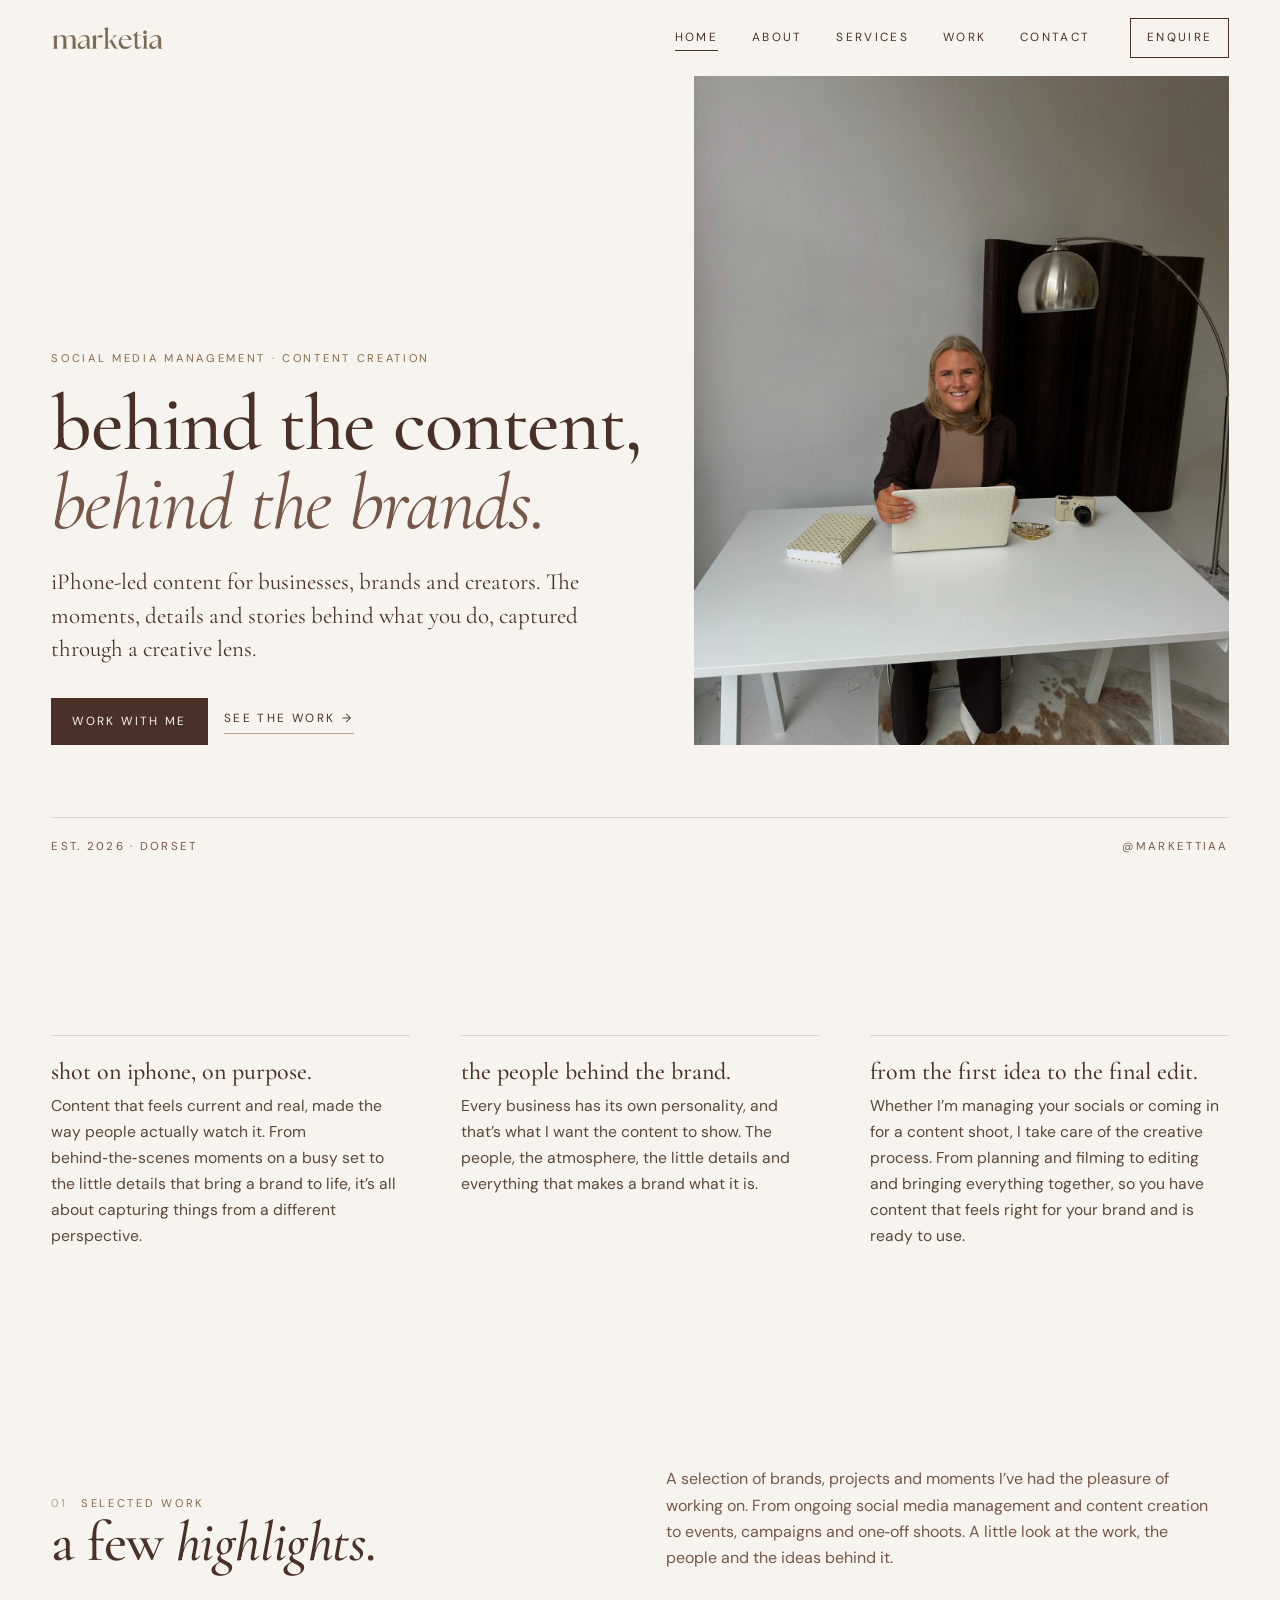
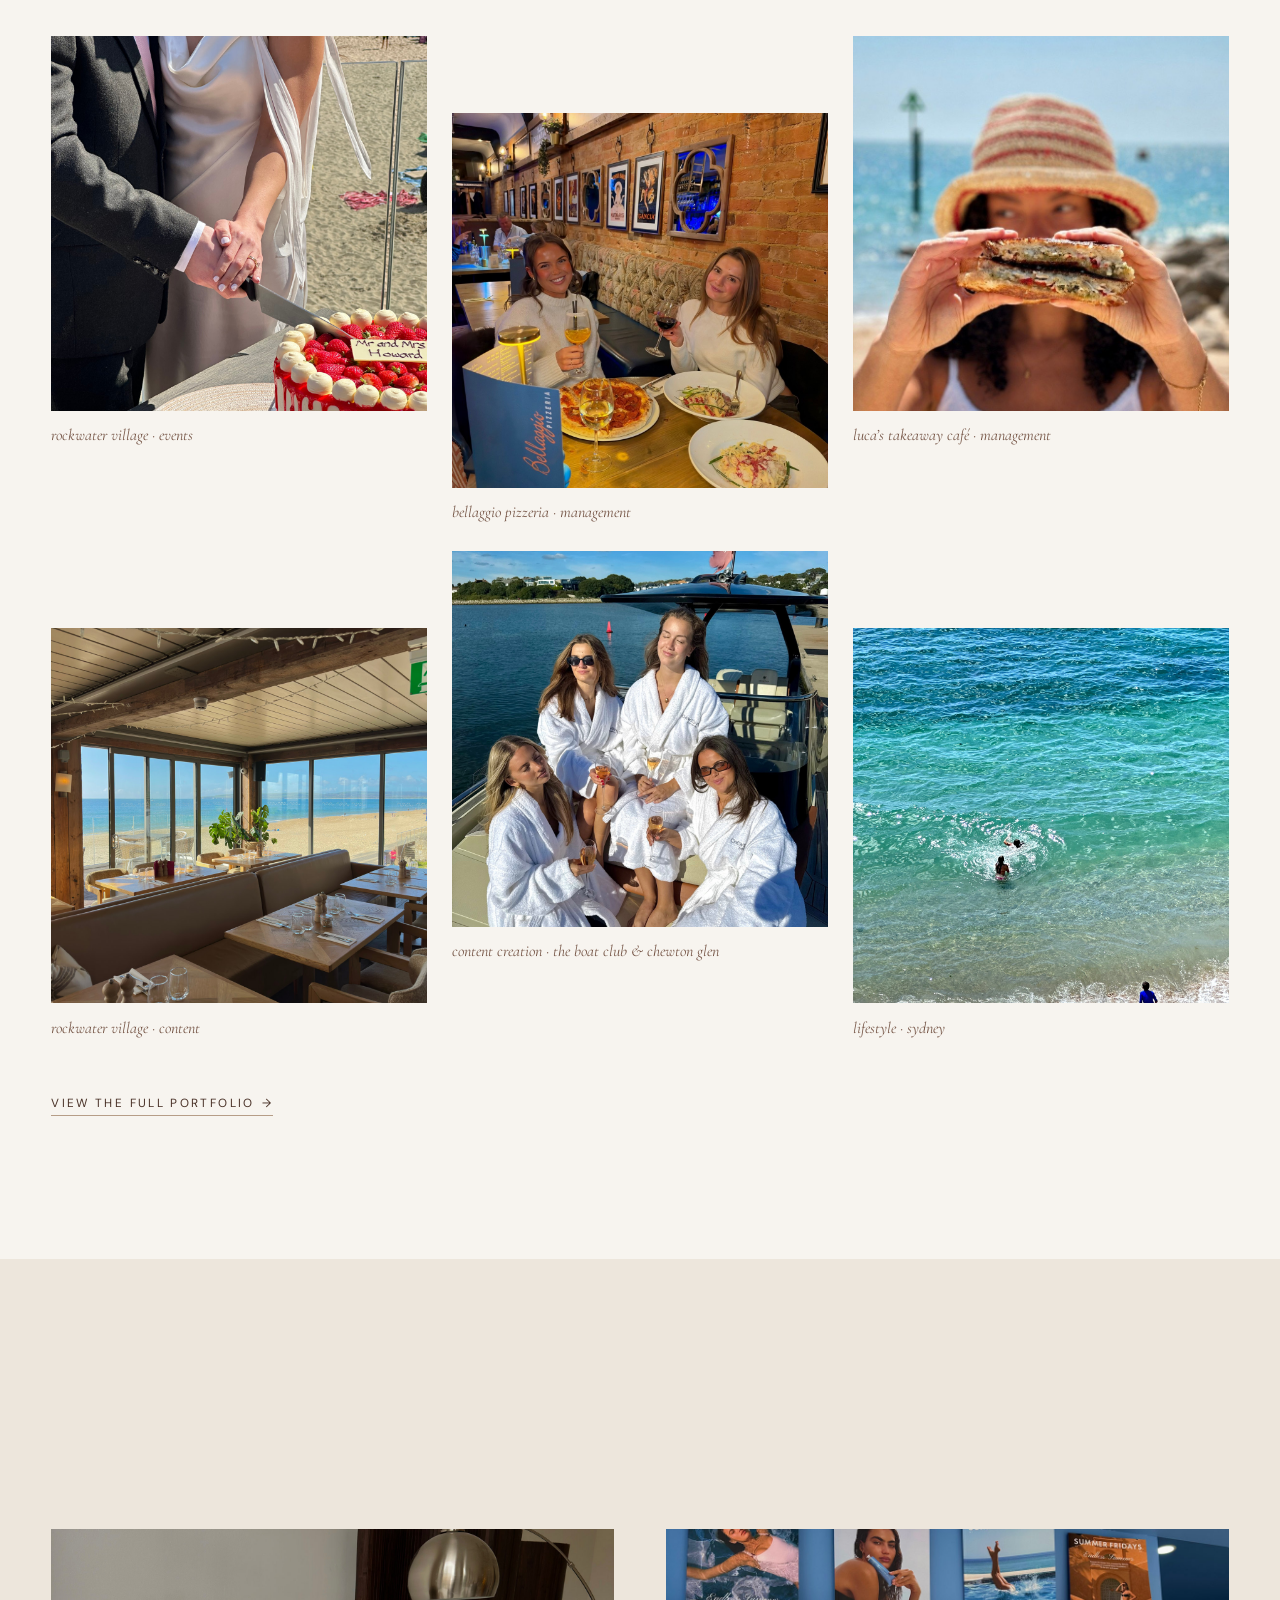
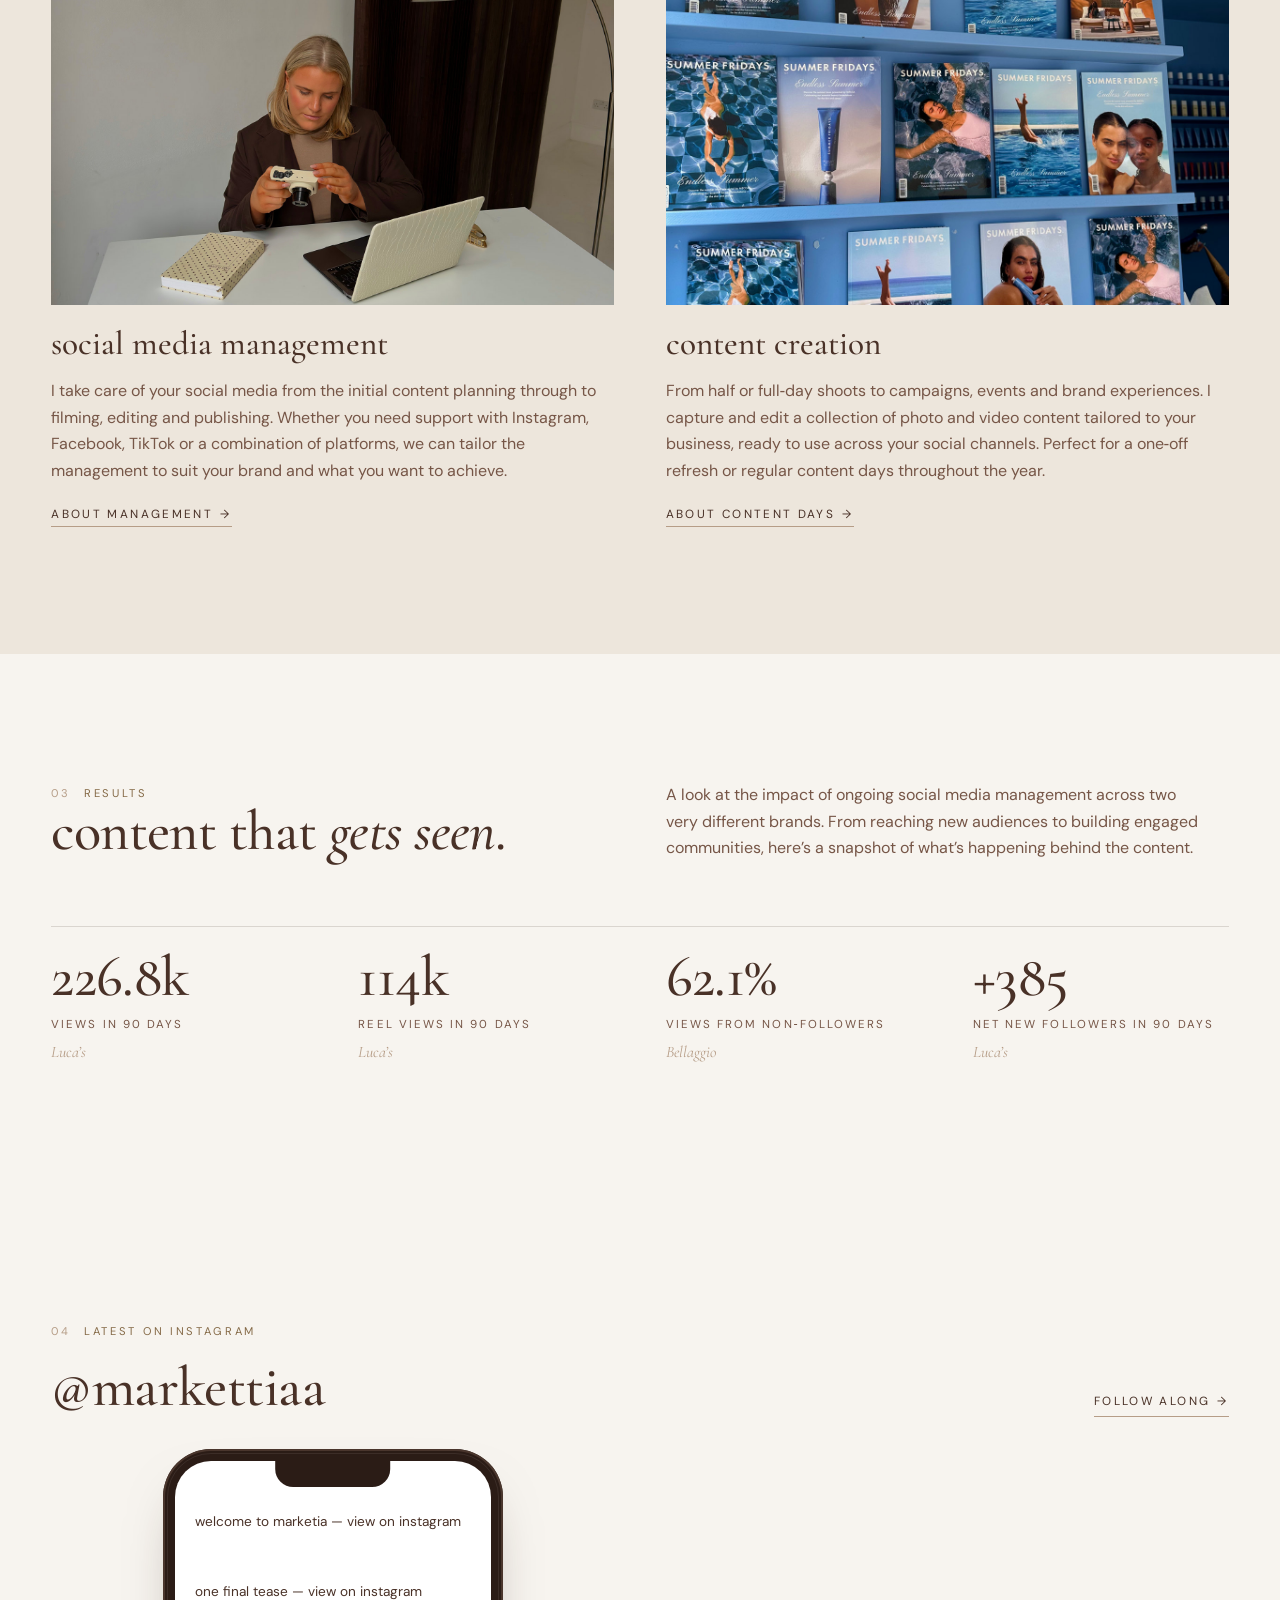
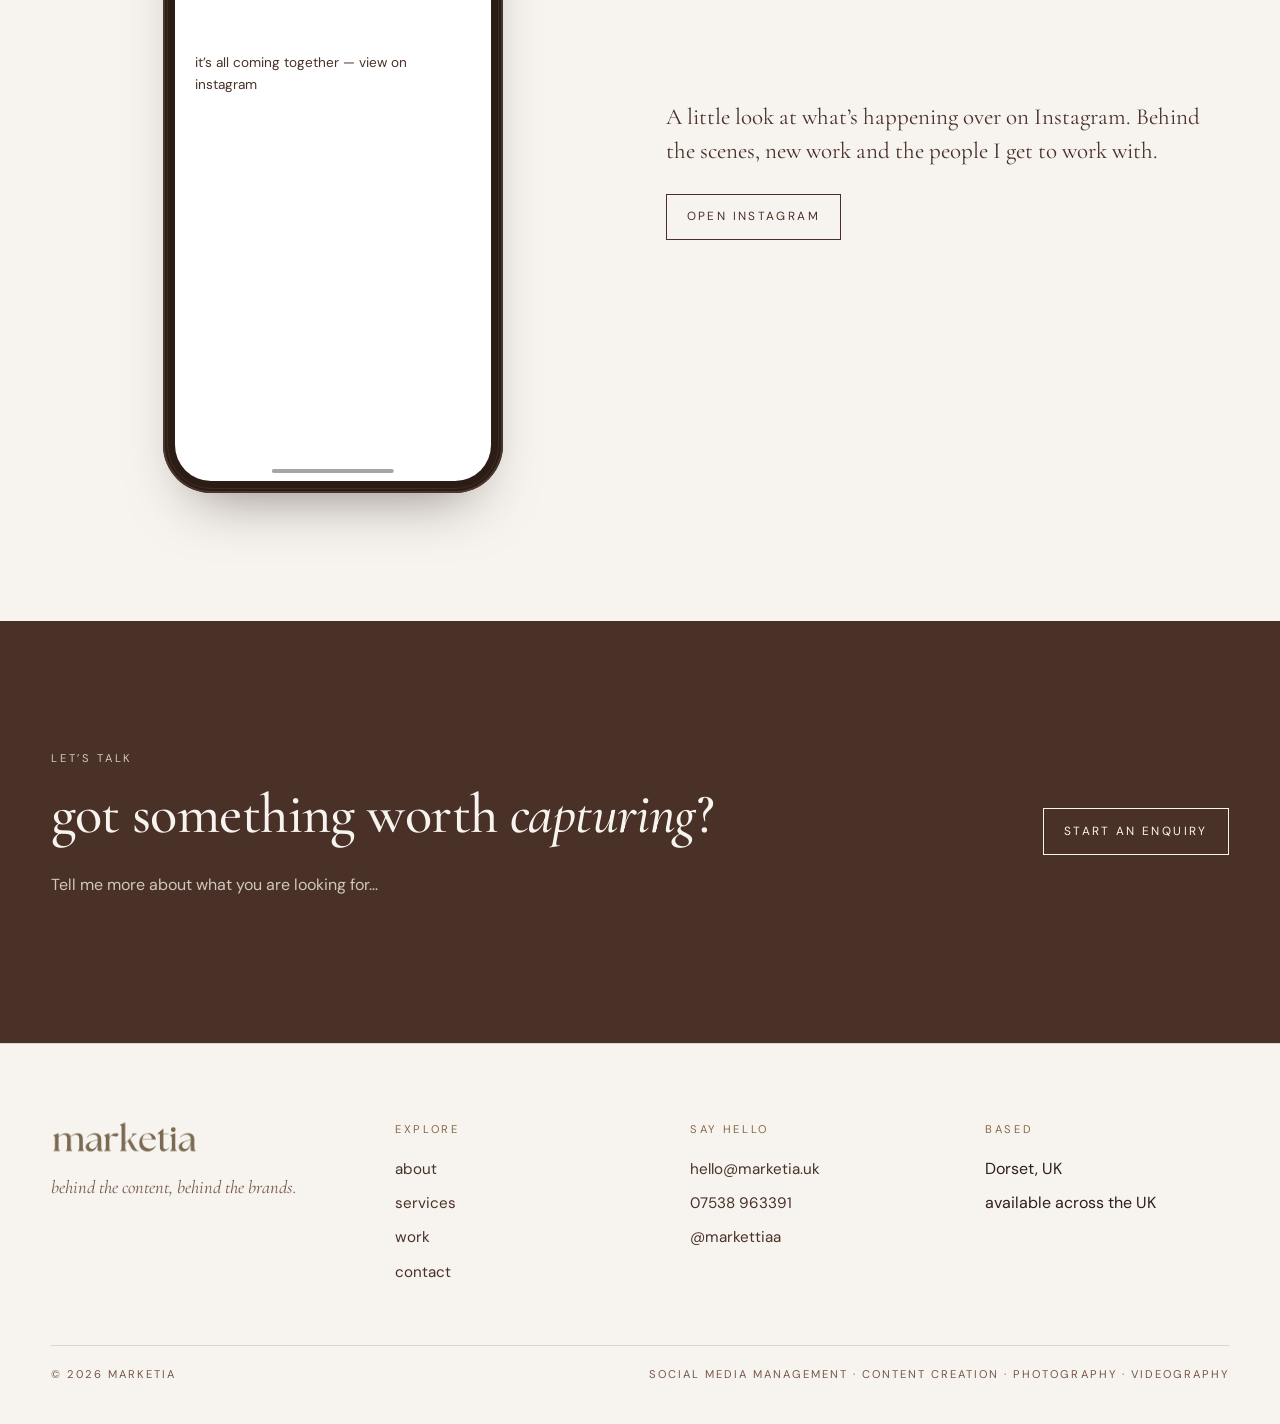
<file: index.html>
<!DOCTYPE html>
<html lang="en-GB">
<head>
  <meta charset="utf-8">
  <meta name="viewport" content="width=device-width, initial-scale=1">
  <title>marketia — social media management & content creation, Dorset</title>
  <meta name="description" content="marketia is Tia’s creative brand: iPhone‑led social media management, content creation, photography and videography for businesses, brands and creators. Based in Dorset, available across the UK.">
  <meta property="og:title" content="marketia — social media management & content creation, Dorset">
  <meta property="og:description" content="marketia is Tia’s creative brand: iPhone‑led social media management, content creation, photography and videography for businesses, brands and creators. Based in Dorset, available across the UK.">
  <meta property="og:type" content="website">
  <meta property="og:image" content="https://marketia.uk/assets/og-image.jpg">
  <meta name="theme-color" content="#f7f4ef">
  <link rel="preconnect" href="https://fonts.googleapis.com">
  <link rel="preconnect" href="https://fonts.gstatic.com" crossorigin>
  <link id="fonts" href="https://fonts.googleapis.com/css2?family=Cormorant+Garamond:ital,wght@0,400;0,500;0,600;1,400;1,500&family=DM+Sans:ital,opsz,wght@0,9..40,400;0,9..40,500;1,9..40,400&display=swap" rel="stylesheet">
  <script>document.documentElement.classList.add("js")</script>
  <link rel="stylesheet" href="css/style.css">
  <link rel="icon" href="data:image/svg+xml,%3Csvg xmlns='http://www.w3.org/2000/svg' viewBox='0 0 64 64'%3E%3Crect width='64' height='64' fill='%23f7f4ef'/%3E%3Ctext x='32' y='44' text-anchor='middle' font-family='Georgia,serif' font-size='36' fill='%23493127'%3Em%3C/text%3E%3C/svg%3E">
</head>
<body>
<a class="skip" href="#main">Skip to content</a>

<header class="site-header">
  <div class="wrap nav-row">
    <a class="wordmark" href="index.html" aria-label="marketia home"><img src="assets/img/logo-dark.png" alt="marketia" width="693" height="160"></a>
    <button class="nav-toggle" aria-expanded="false" aria-controls="site-nav"><span></span><span></span><span class="visually-hidden">Menu</span></button>
    <nav id="site-nav" class="site-nav">
      <a href="index.html" aria-current="page">home</a><a href="about.html">about</a><a href="services.html">services</a><a href="work.html">work</a><a href="contact.html">contact</a>
      <a class="btn" href="contact.html#enquiry">enquire</a>
    </nav>
  </div>
</header>

<main id="main">

  <section class="hero">
    <div class="wrap hero-grid">
      <div>
        <p class="label">social media management · content creation</p>
        <h1 class="h-xl hero-title">behind the content,<span class="l2">behind the brands.</span></h1>
        <p class="lede">iPhone‑led content for businesses, brands and creators. The moments, details and stories behind what you do, captured through a creative lens.</p>
        <div class="hero-actions">
          <a class="btn solid" href="contact.html#enquiry">work with me</a>
          <a class="textlink" href="work.html">see the work</a>
        </div>
      </div>
      <div class="hero-art single">
        <div class="img r45"><img src="assets/img/hero-desk.jpg" alt="Tia at her desk in the marketia studio"></div>
      </div>
    </div>
    <div class="wrap hero-foot">
      <span>est. 2026 · dorset</span>
      <span><a href="https://www.instagram.com/markettiaa/" target="_blank" rel="noopener" style="text-decoration:none;color:inherit">@markettiaa</a></span>
    </div>
  </section>

  <section class="section tight">
    <div class="wrap">
      <div class="notes" data-stagger>
        <div class="note">
          <h3>shot on iphone, on purpose.</h3>
          <p>Content that feels current and real, made the way people actually watch it. From behind‑the‑scenes moments on a busy set to the little details that bring a brand to life, it’s all about capturing things from a different perspective.</p>
        </div>
        <div class="note">
          <h3>the people behind the brand.</h3>
          <p>Every business has its own personality, and that’s what I want the content to show. The people, the atmosphere, the little details and everything that makes a brand what it is.</p>
        </div>
        <div class="note">
          <h3>from the first idea to the final edit.</h3>
          <p>Whether I’m managing your socials or coming in for a content shoot, I take care of the creative process. From planning and filming to editing and bringing everything together, so you have content that feels right for your brand and is ready to use.</p>
        </div>
      </div>
    </div>
  </section>

  <section class="section">
    <div class="wrap">
      <div class="section-head" data-reveal>
        <div>
          <p class="label num" data-num="01">selected work</p>
          <h2 class="h-l">a few <em>highlights</em>.</h2>
        </div>
        <p class="muted">A selection of brands, projects and moments I’ve had the pleasure of working on. From ongoing social media management and content creation to events, campaigns and one‑off shoots. A little look at the work, the people and the ideas behind it.</p>
      </div>
      <div class="edit-grid" data-stagger>
        <a class="work-link zoom span4" href="work.html#rockwater"><div class="img r11"><img src="assets/img/rw-cake.jpg" alt="a couple cutting their wedding cake at Rockwater Village" loading="lazy" style="object-position:center 30%"></div><figcaption>rockwater village · <em>events</em></figcaption></a>
        <a class="work-link zoom span4 down" href="work.html#bellaggio"><div class="img r11"><img src="assets/img/bellagio-dining.jpg" alt="two guests with pizza and pasta at Bellaggio Pizzeria" loading="lazy"></div><figcaption>bellaggio pizzeria · <em>management</em></figcaption></a>
        <a class="work-link zoom span4" href="work.html#lucas"><div class="img r11"><img src="assets/img/lucas-beach.jpg" alt="a customer biting into a sandwich on the beach" loading="lazy" style="object-position:center 20%"></div><figcaption>luca’s takeaway café · <em>management</em></figcaption></a>
        <a class="work-link zoom span4 down" href="work.html#rockwater"><div class="img r11"><img src="assets/img/rw-terrace.jpg" alt="the beachfront dining terrace at Rockwater Village" loading="lazy"></div><figcaption>rockwater village · <em>content</em></figcaption></a>
        <a class="work-link zoom span4" href="services.html#creators"><div class="img r11"><img src="assets/img/cr-robes.jpg" alt="four friends in robes on a boat deck" loading="lazy" style="object-position:center 40%"></div><figcaption>content creation · <em>the boat club &amp; chewton glen</em></figcaption></a>
        <a class="work-link zoom span4 down" href="work.html#lifestyle"><div class="img r11"><img src="assets/img/me-sea.jpg" alt="swimmers in turquoise water at Bondi, seen from above" loading="lazy" style="object-position:center 40%"></div><figcaption>lifestyle · <em>sydney</em></figcaption></a>
      </div>
      <p style="margin-top:3rem"><a class="textlink" href="work.html">view the full portfolio</a></p>
    </div>
  </section>

  <section class="section cream">
    <div class="wrap">
      <div class="section-head" data-reveal>
        <div>
          <p class="label num" data-num="02">services</p>
          <h2 class="h-l">two ways to <em>work together</em>.</h2>
        </div>
        <p class="muted">Ongoing social media support or a one‑off content day. Two ways to bring fresh ideas and great content to your brand.</p>
      </div>
      <div class="grid-2" data-stagger>
        <div>
          <div class="img r32"><img src="assets/img/svc-ongoing.jpg" alt="the team behind the counter at Luca’s takeaway café" loading="lazy" style="object-position:center 40%"></div>
          <h3 class="h-m" style="margin-top:1.4rem">social media management</h3>
          <p class="muted measure">I take care of your social media from the initial content planning through to filming, editing and publishing. Whether you need support with Instagram, Facebook, TikTok or a combination of platforms, we can tailor the management to suit your brand and what you want to achieve.</p>
          <a class="textlink" href="services.html#management">about management</a>
        </div>
        <div>
          <div class="img r32"><img src="assets/img/svc-oneoff.jpg" alt="a blue display of Summer Fridays magazines at a pop‑up" loading="lazy" style="object-position:center 50%"></div>
          <h3 class="h-m" style="margin-top:1.4rem">content creation</h3>
          <p class="muted measure">From half or full‑day shoots to campaigns, events and brand experiences. I capture and edit a collection of photo and video content tailored to your business, ready to use across your social channels. Perfect for a one‑off refresh or regular content days throughout the year.</p>
          <a class="textlink" href="services.html#content">about content days</a>
        </div>
      </div>
    </div>
  </section>

  <section class="section">
    <div class="wrap">
      <div class="section-head" data-reveal>
        <div>
          <p class="label num" data-num="03">results</p>
          <h2 class="h-l">content that <em>gets seen</em>.</h2>
        </div>
        <p class="muted">A look at the impact of ongoing social media management across two very different brands. From reaching new audiences to building engaged communities, here’s a snapshot of what’s happening behind the content.</p>
      </div>
      <div class="stats" data-stagger>
        <div class="stat"><b>226.8k</b><span>views in 90 days</span><small>Luca’s</small></div>
        <div class="stat"><b>114k</b><span>reel views in 90 days</span><small>Luca’s</small></div>
        <div class="stat"><b>62.1%</b><span>views from non‑followers</span><small>Bellaggio</small></div>
        <div class="stat"><b>+385</b><span>net new followers in 90 days</span><small>Luca’s</small></div>
      </div>
    </div>
  </section>

  
  <section class="section">
    <div class="wrap">
      <div class="ig-head" data-reveal>
        <div>
          <p class="label num" data-num="04">latest on instagram</p>
          <h2 class="h-l" style="margin:0">@markettiaa</h2>
        </div>
        <a class="textlink" href="https://www.instagram.com/markettiaa/" target="_blank" rel="noopener">follow along</a>
      </div>
      <div class="phone-wrap">
        <div class="phone" data-reveal>
          <div class="phone-notch"></div>
          <div class="screen"><blockquote class="instagram-media" data-instgrm-permalink="https://www.instagram.com/p/Df5Pmn0oMep/" data-instgrm-version="14"><a href="https://www.instagram.com/p/Df5Pmn0oMep/" target="_blank" rel="noopener">welcome to marketia — view on instagram</a></blockquote><blockquote class="instagram-media" data-instgrm-permalink="https://www.instagram.com/p/DfpyFEXxtR0/" data-instgrm-version="14"><a href="https://www.instagram.com/p/DfpyFEXxtR0/" target="_blank" rel="noopener">one final tease — view on instagram</a></blockquote><blockquote class="instagram-media" data-instgrm-permalink="https://www.instagram.com/p/DfnRIOOKD3a/" data-instgrm-version="14"><a href="https://www.instagram.com/p/DfnRIOOKD3a/" target="_blank" rel="noopener">it’s all coming together — view on instagram</a></blockquote></div>
          <div class="phone-bar"></div>
        </div>
        <div class="phone-aside" data-reveal>
          <p class="lede">A little look at what’s happening over on Instagram. Behind the scenes, new work and the people I get to work with.</p>
          <a class="btn" href="https://www.instagram.com/markettiaa/" target="_blank" rel="noopener">open instagram</a>
        </div>
      </div>
    </div>
  </section>

  
  <section class="section choc">
    <div class="wrap cta-band" data-reveal>
      <div>
        <p class="label">let’s talk</p>
        <h2 class="h-l">got something worth <em>capturing</em>?</h2>
        <p>Tell me more about what you are looking for…</p>
      </div>
      <div class="actions"><a class="btn light" href="contact.html#enquiry">start an enquiry</a></div>
    </div>
  </section>

</main>

<footer class="site-footer">
  <div class="wrap">
    <div class="footer-grid">
      <div>
        <a class="wordmark" href="index.html"><img src="assets/img/logo-dark.png" alt="marketia" width="693" height="160"></a>
        <p class="footer-tag">behind the content, behind the brands.</p>
      </div>
      <div>
        <p class="label">explore</p>
        <ul>
          <li><a href="about.html">about</a></li>
          <li><a href="services.html">services</a></li>
          <li><a href="work.html">work</a></li>
          <li><a href="contact.html">contact</a></li>
        </ul>
      </div>
      <div>
        <p class="label">say hello</p>
        <ul>
          <li><a href="mailto:hello@marketia.uk">hello@marketia.uk</a></li>
          <li><a href="tel:+447538963391">07538 963391</a></li>
          <li><a href="https://www.instagram.com/markettiaa/" target="_blank" rel="noopener">@markettiaa</a></li>
        </ul>
      </div>
      <div>
        <p class="label">based</p>
        <ul>
          <li>Dorset, UK</li>
          <li>available across the UK</li>
        </ul>
      </div>
    </div>
    <div class="footer-bottom">
      <span>© <span id="year"></span> marketia</span>
      <span>social media management · content creation · photography · videography</span>
    </div>
  </div>
</footer>

<script async src="https://www.instagram.com/embed.js"></script>
<script src="js/main.js"></script>
</body>
</html>
</file>
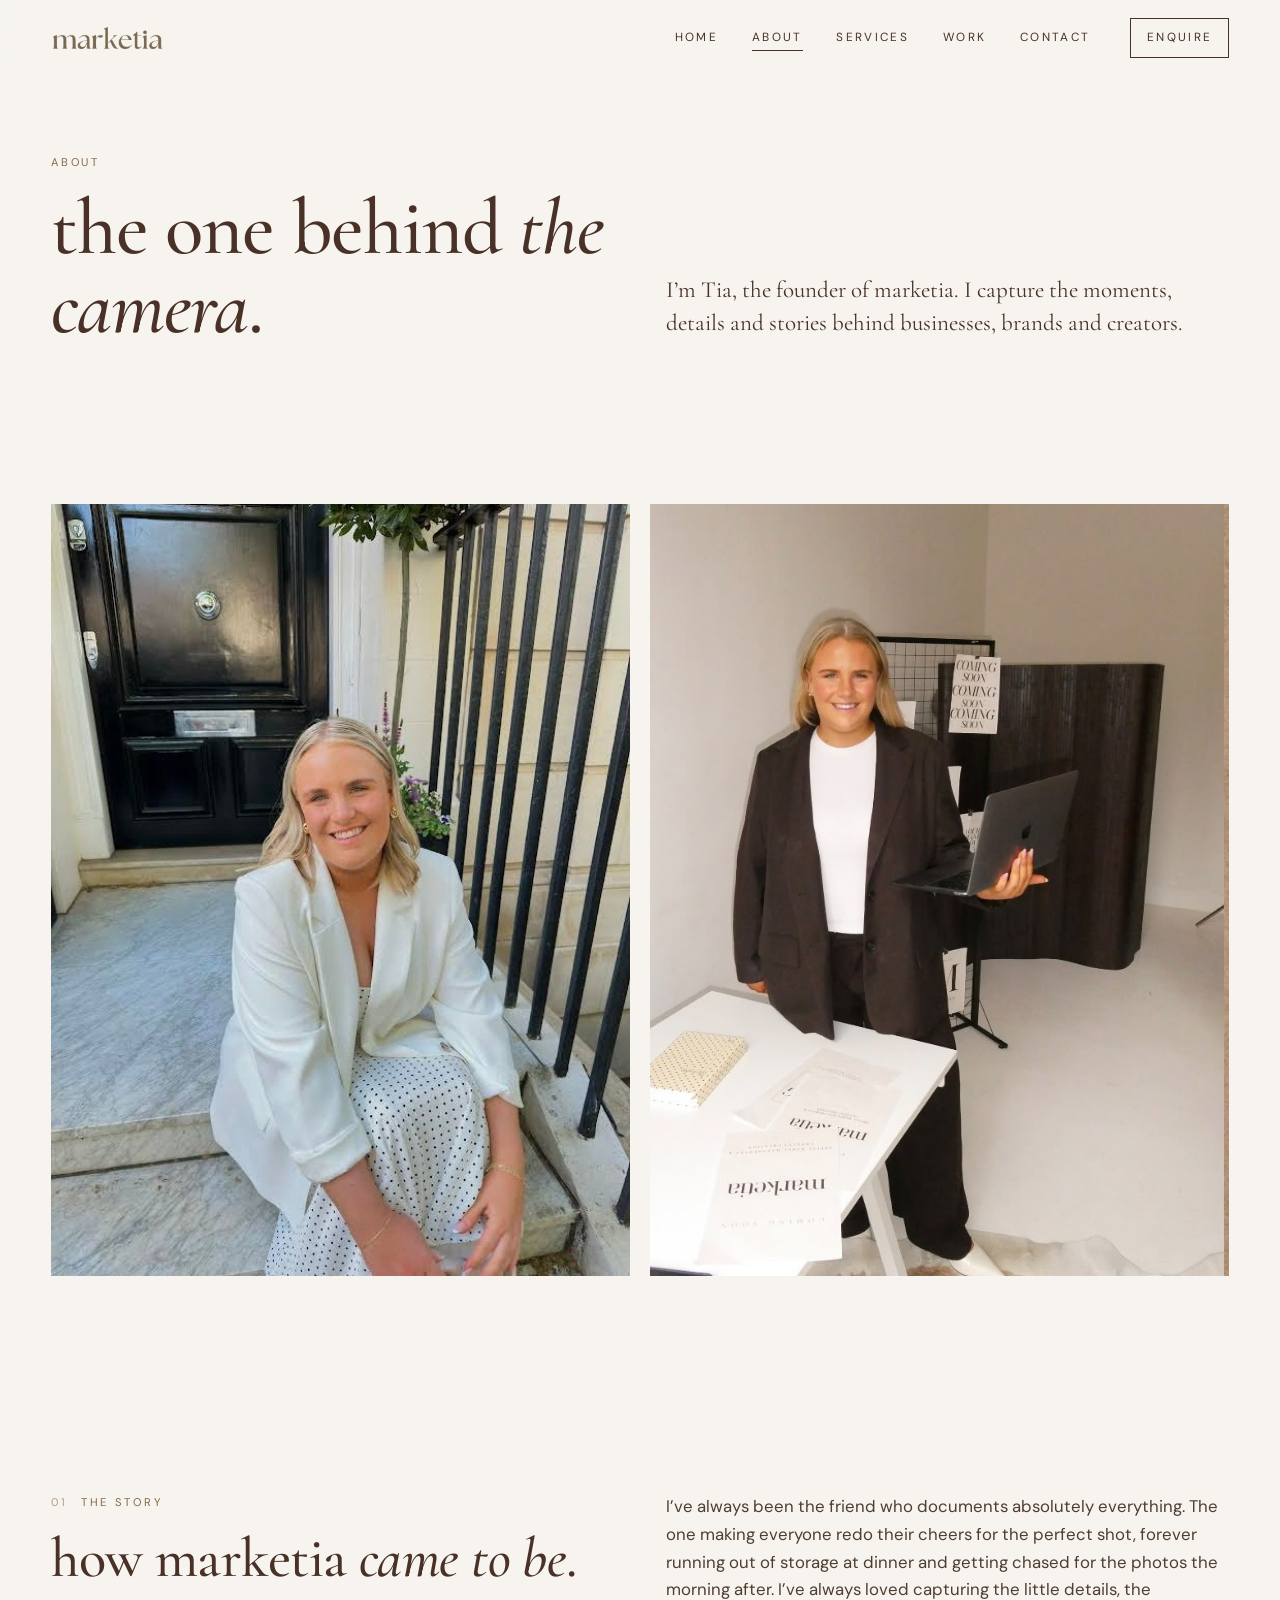
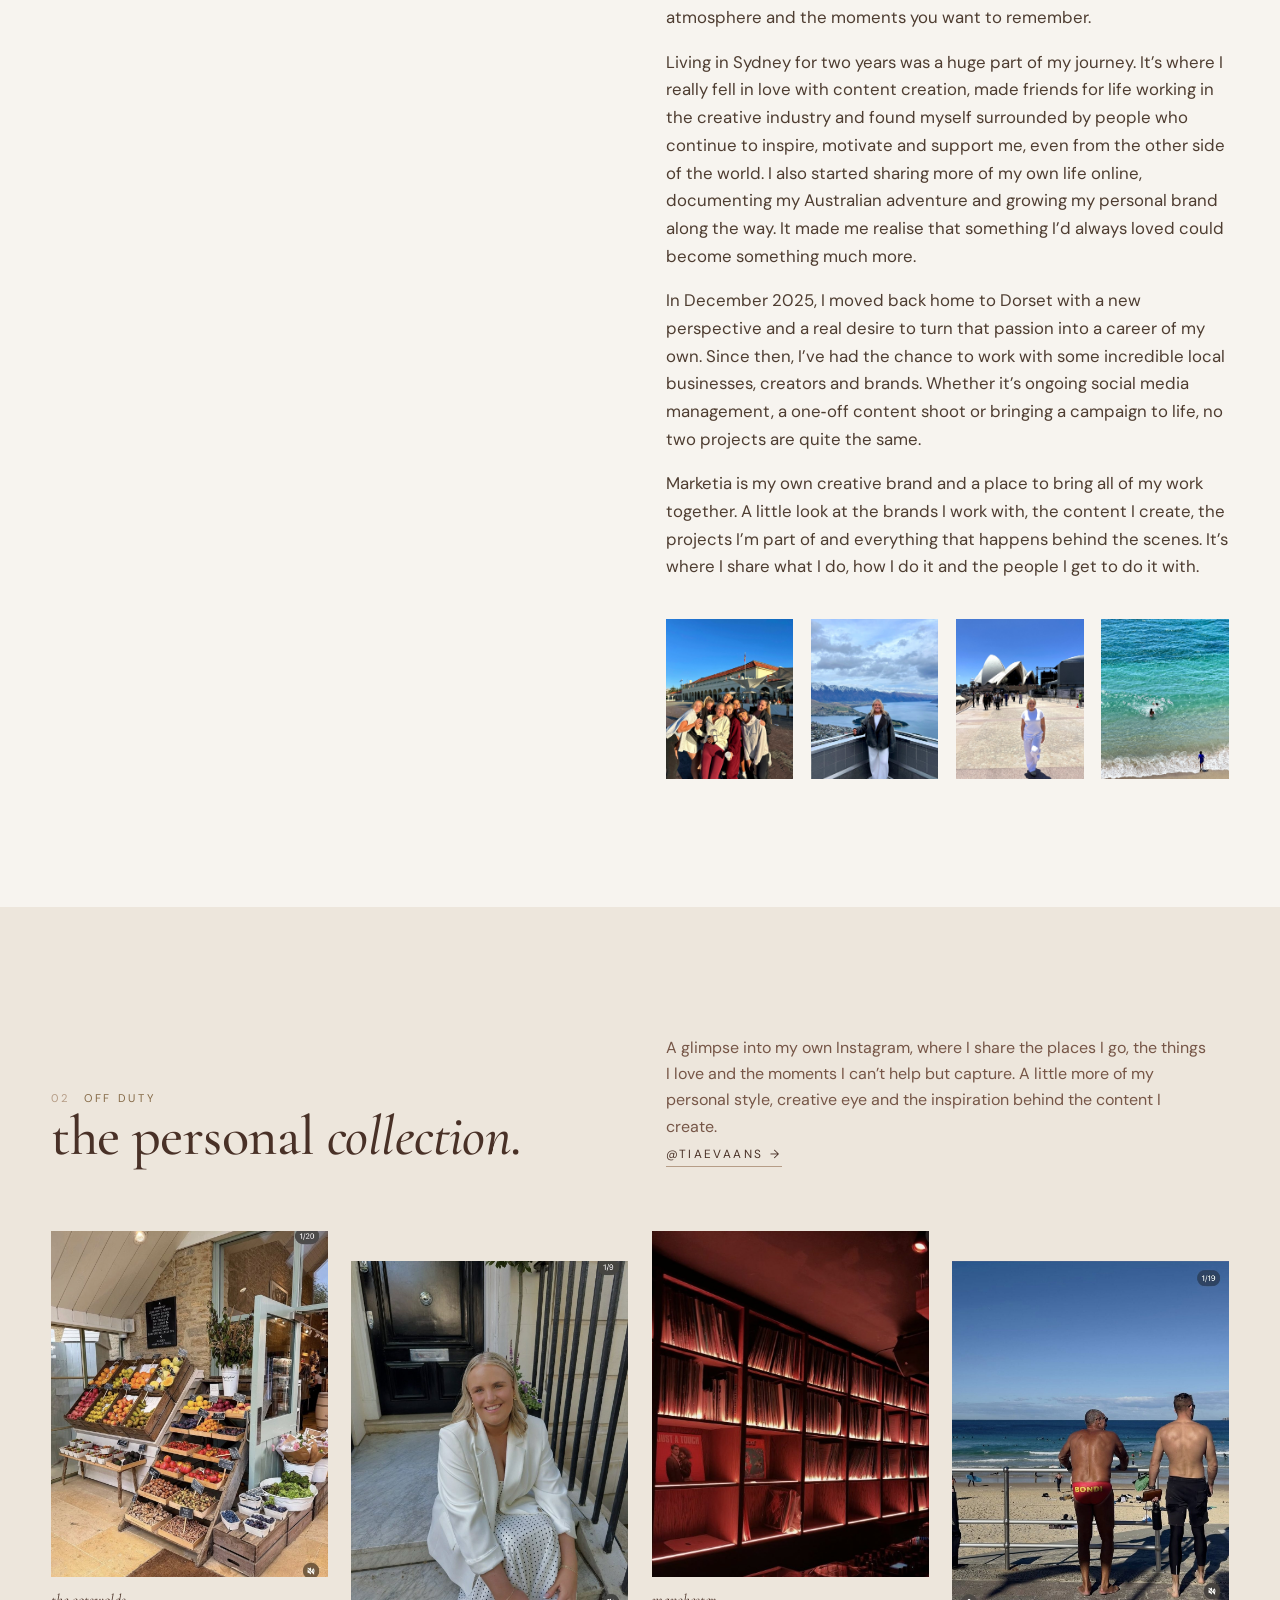
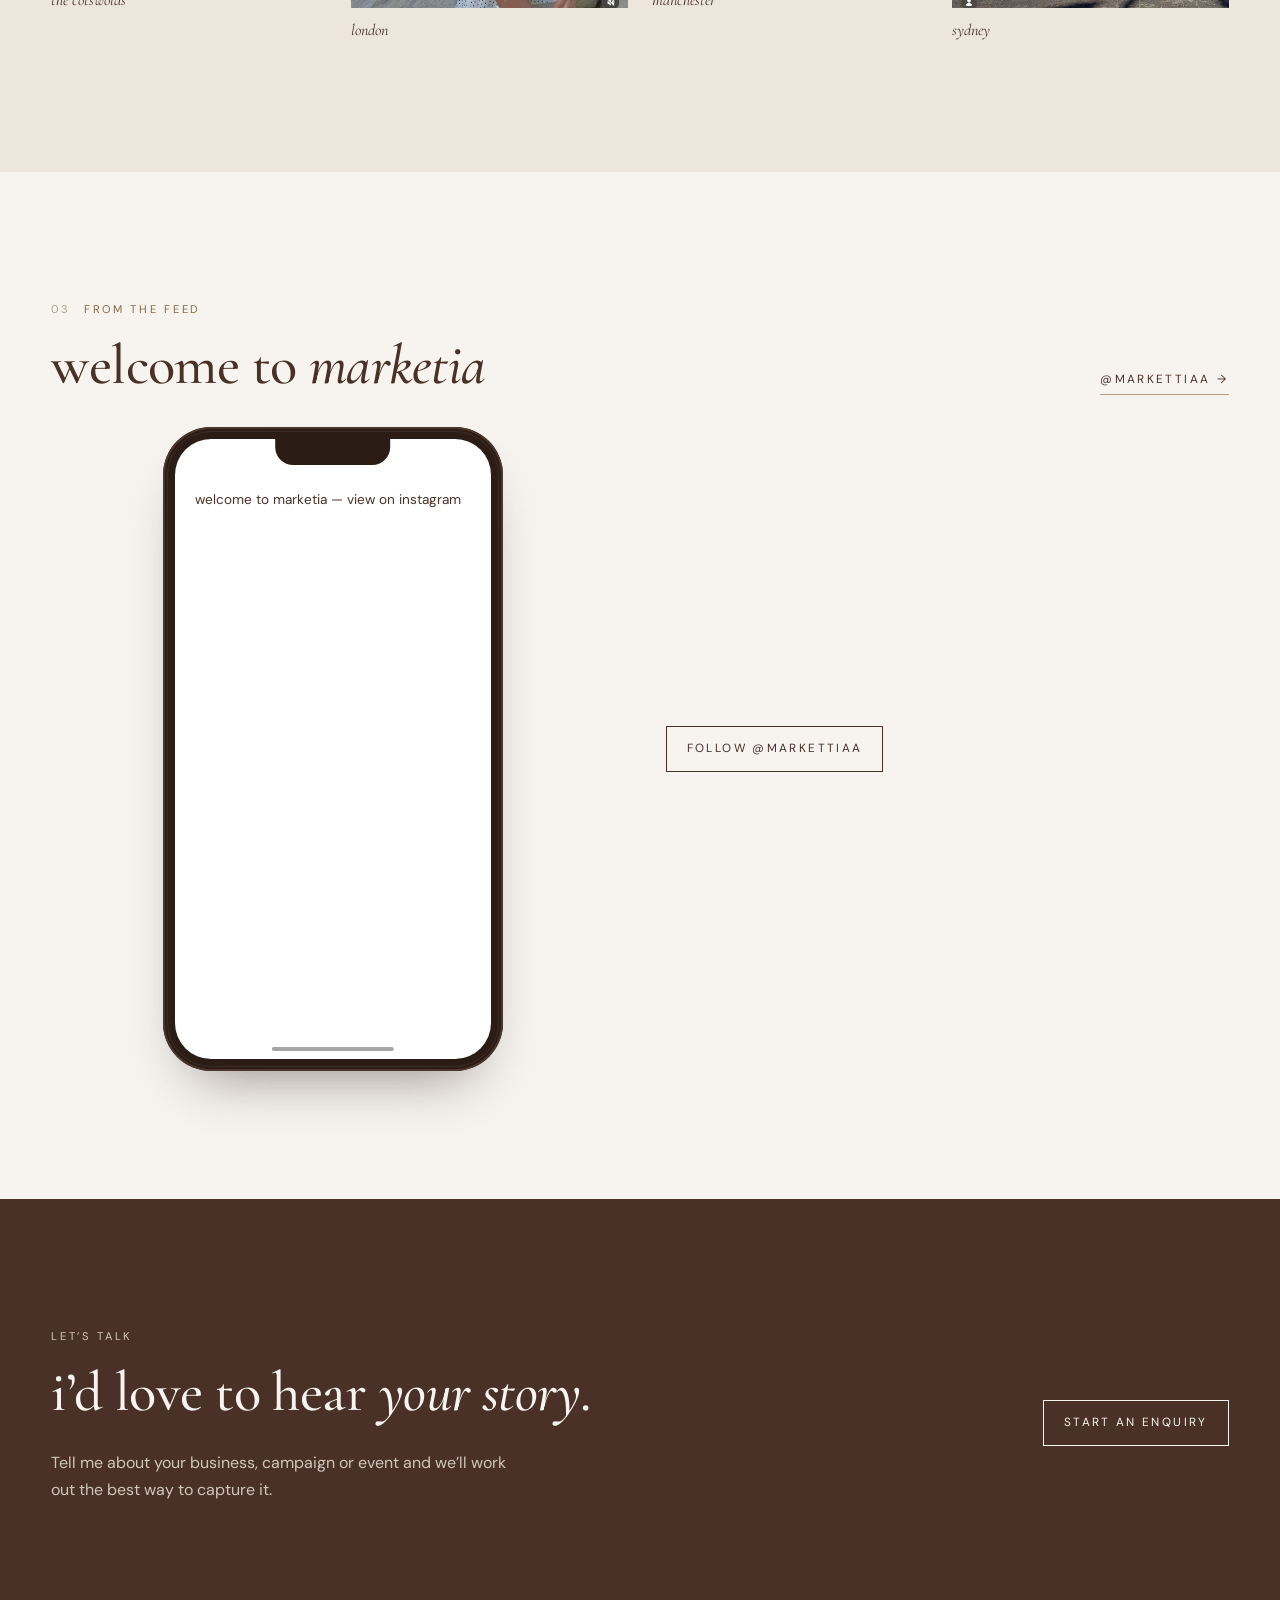
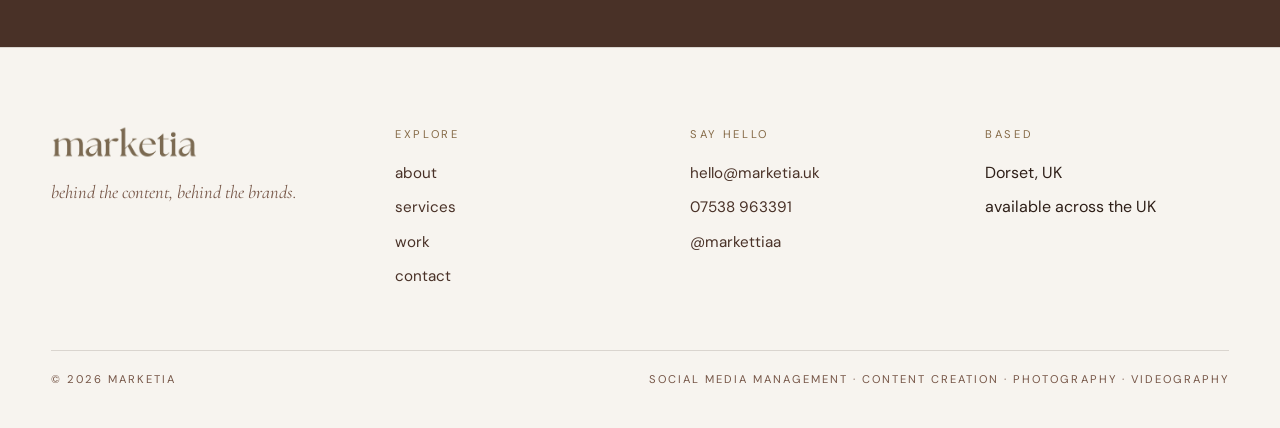
<file: about.html>
<!DOCTYPE html>
<html lang="en-GB">
<head>
  <meta charset="utf-8">
  <meta name="viewport" content="width=device-width, initial-scale=1">
  <title>about — marketia</title>
  <meta name="description" content="Meet Tia, the founder of marketia, and the story behind the brand.">
  <meta property="og:title" content="about — marketia">
  <meta property="og:description" content="Meet Tia, the founder of marketia, and the story behind the brand.">
  <meta property="og:type" content="website">
  <meta property="og:image" content="https://marketia.uk/assets/og-image.jpg">
  <meta name="theme-color" content="#f7f4ef">
  <link rel="preconnect" href="https://fonts.googleapis.com">
  <link rel="preconnect" href="https://fonts.gstatic.com" crossorigin>
  <link id="fonts" href="https://fonts.googleapis.com/css2?family=Cormorant+Garamond:ital,wght@0,400;0,500;0,600;1,400;1,500&family=DM+Sans:ital,opsz,wght@0,9..40,400;0,9..40,500;1,9..40,400&display=swap" rel="stylesheet">
  <script>document.documentElement.classList.add("js")</script>
  <link rel="stylesheet" href="css/style.css">
  <link rel="icon" href="data:image/svg+xml,%3Csvg xmlns='http://www.w3.org/2000/svg' viewBox='0 0 64 64'%3E%3Crect width='64' height='64' fill='%23f7f4ef'/%3E%3Ctext x='32' y='44' text-anchor='middle' font-family='Georgia,serif' font-size='36' fill='%23493127'%3Em%3C/text%3E%3C/svg%3E">
</head>
<body>
<a class="skip" href="#main">Skip to content</a>

<header class="site-header">
  <div class="wrap nav-row">
    <a class="wordmark" href="index.html" aria-label="marketia home"><img src="assets/img/logo-dark.png" alt="marketia" width="693" height="160"></a>
    <button class="nav-toggle" aria-expanded="false" aria-controls="site-nav"><span></span><span></span><span class="visually-hidden">Menu</span></button>
    <nav id="site-nav" class="site-nav">
      <a href="index.html">home</a><a href="about.html" aria-current="page">about</a><a href="services.html">services</a><a href="work.html">work</a><a href="contact.html">contact</a>
      <a class="btn" href="contact.html#enquiry">enquire</a>
    </nav>
  </div>
</header>

<main id="main">

  <section class="page-intro">
    <div class="wrap">
      <p class="label">about</p>
      <div class="split">
        <h1 class="h-xl">the one behind <em>the camera</em>.</h1>
        <p class="lede">I’m Tia, the founder of marketia. I capture the moments, details and stories behind businesses, brands and creators.</p>
      </div>
    </div>
  </section>

  <section class="section tight">
    <div class="wrap collage" data-stagger>
      <div class="img r34"><img src="assets/img/tia-steps.jpg" alt="Tia sitting on a doorstep in a white blazer" loading="lazy" style="object-position:center 30%"></div>
      <div class="img r34"><img src="assets/img/about-standing.jpg" alt="Tia standing with her laptop in the studio" loading="lazy" style="object-position:center 85%"></div>
    </div>
  </section>

  <section class="section">
    <div class="wrap story">
      <div data-reveal>
        <p class="label num" data-num="01">the story</p>
        <h2 class="h-l">how marketia <em>came to be</em>.</h2>
      </div>
      <div class="copy" data-reveal>
        <p>I’ve always been the friend who documents absolutely everything. The one making everyone redo their cheers for the perfect shot, forever running out of storage at dinner and getting chased for the photos the morning after. I’ve always loved capturing the little details, the atmosphere and the moments you want to remember.</p>
        <p>Living in Sydney for two years was a huge part of my journey. It’s where I really fell in love with content creation, made friends for life working in the creative industry and found myself surrounded by people who continue to inspire, motivate and support me, even from the other side of the world. I also started sharing more of my own life online, documenting my Australian adventure and growing my personal brand along the way. It made me realise that something I’d always loved could become something much more.</p>
        <p>In December 2025, I moved back home to Dorset with a new perspective and a real desire to turn that passion into a career of my own. Since then, I’ve had the chance to work with some incredible local businesses, creators and brands. Whether it’s ongoing social media management, a one‑off content shoot or bringing a campaign to life, no two projects are quite the same.</p>
        <p>Marketia is my own creative brand and a place to bring all of my work together. A little look at the brands I work with, the content I create, the projects I’m part of and everything that happens behind the scenes. It’s where I share what I do, how I do it and the people I get to do it with.</p>
        <div class="then-now" data-stagger>
          <div class="img "><img src="assets/img/me-friends.jpg" alt="Tia and friends on a sunny morning in Sydney" loading="lazy" style="object-position:center 30%"></div>
          <div class="img "><img src="assets/img/me-queenstown.jpg" alt="Tia on a balcony above the lake in Queenstown" loading="lazy" style="object-position:center 40%"></div>
          <div class="img "><img src="assets/img/me-opera.jpg" alt="Tia walking past the Sydney Opera House" loading="lazy" style="object-position:center 30%"></div>
          <div class="img "><img src="assets/img/me-sea.jpg" alt="swimmers in turquoise water seen from above" loading="lazy"></div>
        </div>
      </div>
    </div>
  </section>

  <section class="section cream">
    <div class="wrap">
      <div class="section-head" data-reveal>
        <div>
          <p class="label num" data-num="02">off duty</p>
          <h2 class="h-l">the personal <em>collection</em>.</h2>
        </div>
        <div>
          <p class="muted">A glimpse into my own Instagram, where I share the places I go, the things I love and the moments I can’t help but capture. A little more of my personal style, creative eye and the inspiration behind the content I create.</p>
          <a class="textlink" href="https://www.instagram.com/tiaevaans/" target="_blank" rel="noopener">@tiaevaans</a>
        </div>
      </div>
      <div class="posts" data-stagger>
        <a class="post zoom" href="https://www.instagram.com/p/De9-5POCrI-/" target="_blank" rel="noopener" aria-label="open this post on instagram"><div class="img r45"><img src="assets/img/post-cotswolds.jpg" alt="a greengrocer’s display in the Cotswolds" loading="lazy"></div><figcaption><em>the cotswolds</em><span>view post</span></figcaption></a><a class="post zoom" href="https://www.instagram.com/p/DX49EO8ikml/" target="_blank" rel="noopener" aria-label="open this post on instagram"><div class="img r45"><img src="assets/img/post-carbone.jpg" alt="Tia in a white blazer on the steps outside Carbone, London" loading="lazy"></div><figcaption><em>london</em><span>view post</span></figcaption></a><a class="post zoom" href="https://www.instagram.com/p/DXxJn5-DFqM/" target="_blank" rel="noopener" aria-label="open this post on instagram"><div class="img r45"><img src="assets/img/post-nonotes.jpg" alt="a wall of records lit in red" loading="lazy"></div><figcaption><em>manchester</em><span>view post</span></figcaption></a><a class="post zoom" href="https://www.instagram.com/p/DMKl6hURTDH/" target="_blank" rel="noopener" aria-label="open this post on instagram"><div class="img r45"><img src="assets/img/post-bondi.jpg" alt="swimmers looking out over Bondi Beach" loading="lazy"></div><figcaption><em>sydney</em><span>view post</span></figcaption></a>
      </div>
    </div>
  </section>

  <section class="section">
    <div class="wrap">
      <div class="ig-head" data-reveal>
        <div>
          <p class="label num" data-num="03">from the feed</p>
          <h2 class="h-l" style="margin:0">welcome to <em>marketia</em></h2>
        </div>
        <a class="textlink" href="https://www.instagram.com/markettiaa/" target="_blank" rel="noopener">@markettiaa</a>
      </div>
      <div class="phone-wrap">
        <div class="phone" data-reveal>
          <div class="phone-notch"></div>
          <div class="screen"><blockquote class="instagram-media" data-instgrm-permalink="https://www.instagram.com/p/Df5Pmn0oMep/" data-instgrm-version="14"><a href="https://www.instagram.com/p/Df5Pmn0oMep/" target="_blank" rel="noopener">welcome to marketia — view on instagram</a></blockquote></div>
          <div class="phone-bar"></div>
        </div>
        <div class="phone-aside" data-reveal>
          <a class="btn" href="https://www.instagram.com/markettiaa/" target="_blank" rel="noopener">follow @markettiaa</a>
        </div>
      </div>
    </div>
  </section>

  
  <section class="section choc">
    <div class="wrap cta-band" data-reveal>
      <div>
        <p class="label">let’s talk</p>
        <h2 class="h-l">i’d love to hear <em>your story</em>.</h2>
        <p>Tell me about your business, campaign or event and we’ll work out the best way to capture it.</p>
      </div>
      <div class="actions"><a class="btn light" href="contact.html#enquiry">start an enquiry</a></div>
    </div>
  </section>

</main>

<footer class="site-footer">
  <div class="wrap">
    <div class="footer-grid">
      <div>
        <a class="wordmark" href="index.html"><img src="assets/img/logo-dark.png" alt="marketia" width="693" height="160"></a>
        <p class="footer-tag">behind the content, behind the brands.</p>
      </div>
      <div>
        <p class="label">explore</p>
        <ul>
          <li><a href="about.html">about</a></li>
          <li><a href="services.html">services</a></li>
          <li><a href="work.html">work</a></li>
          <li><a href="contact.html">contact</a></li>
        </ul>
      </div>
      <div>
        <p class="label">say hello</p>
        <ul>
          <li><a href="mailto:hello@marketia.uk">hello@marketia.uk</a></li>
          <li><a href="tel:+447538963391">07538 963391</a></li>
          <li><a href="https://www.instagram.com/markettiaa/" target="_blank" rel="noopener">@markettiaa</a></li>
        </ul>
      </div>
      <div>
        <p class="label">based</p>
        <ul>
          <li>Dorset, UK</li>
          <li>available across the UK</li>
        </ul>
      </div>
    </div>
    <div class="footer-bottom">
      <span>© <span id="year"></span> marketia</span>
      <span>social media management · content creation · photography · videography</span>
    </div>
  </div>
</footer>

<script async src="https://www.instagram.com/embed.js"></script>
<script src="js/main.js"></script>
</body>
</html>
</file>
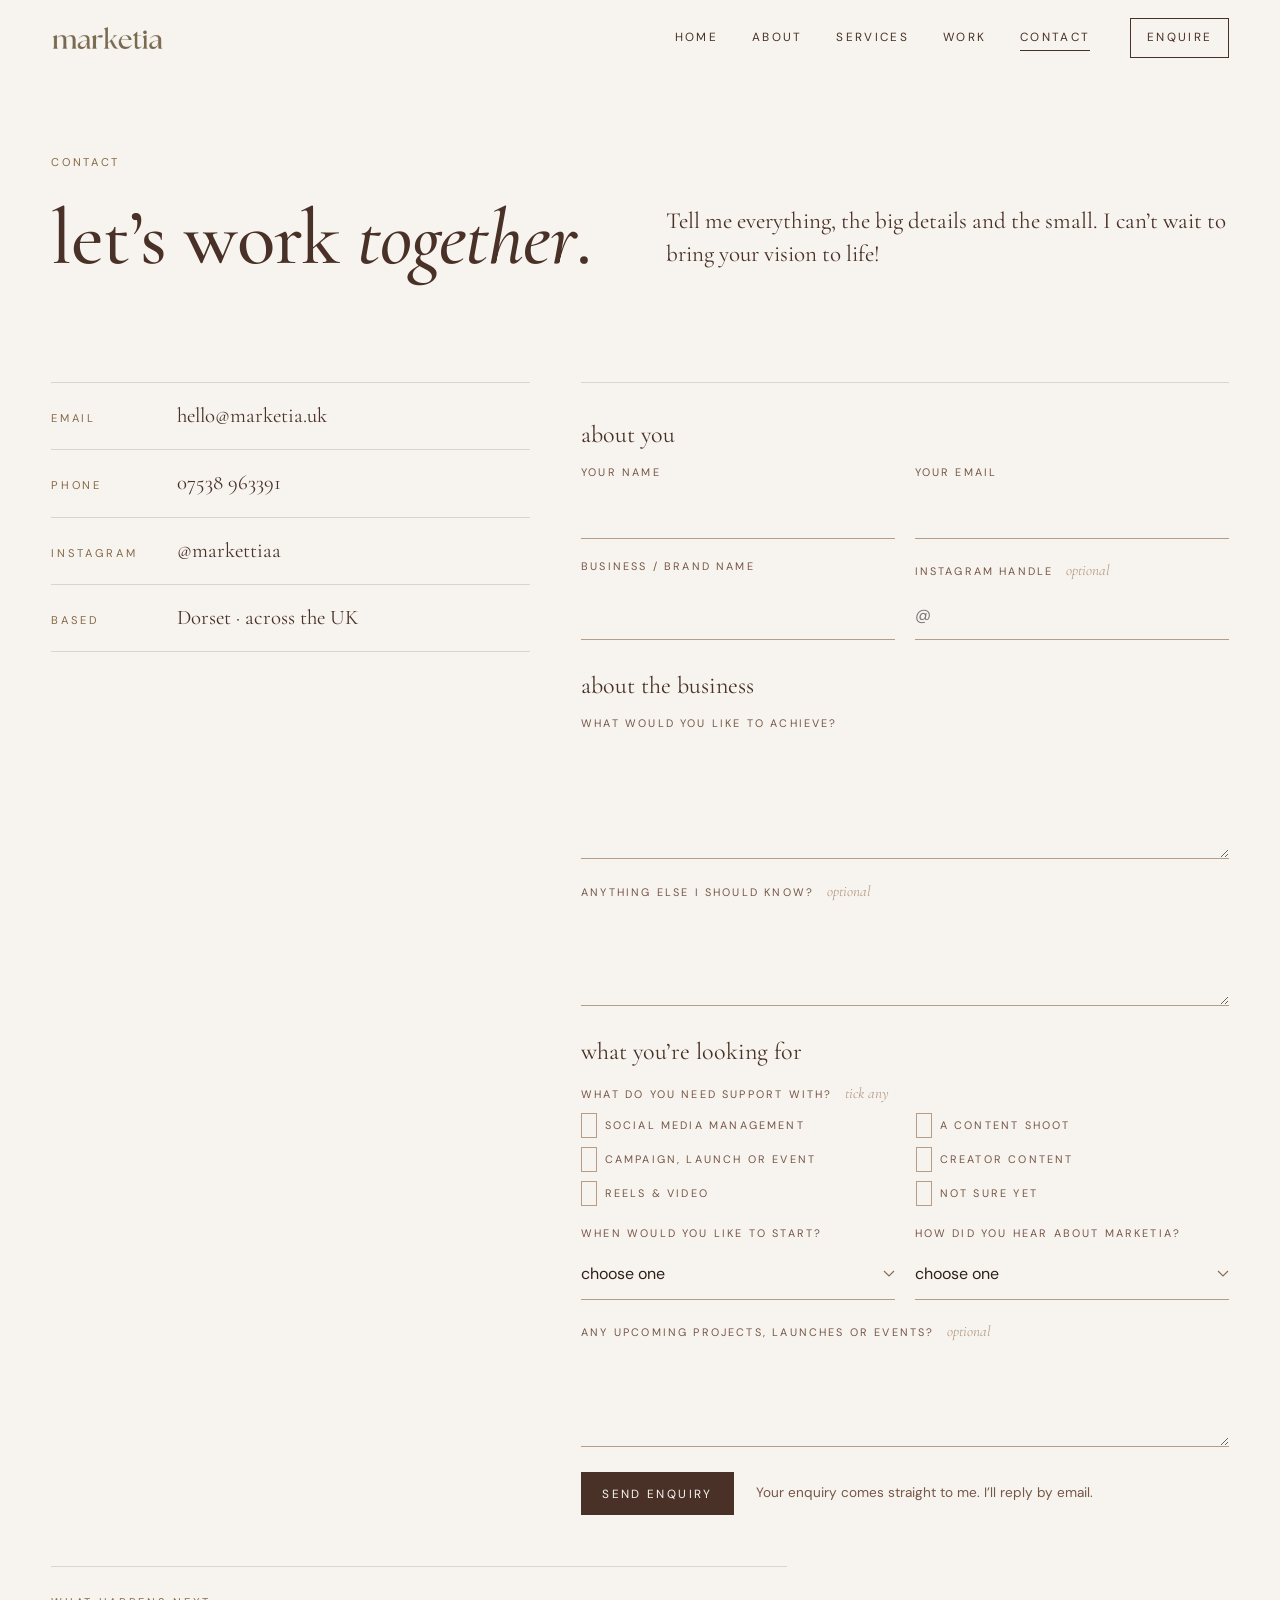
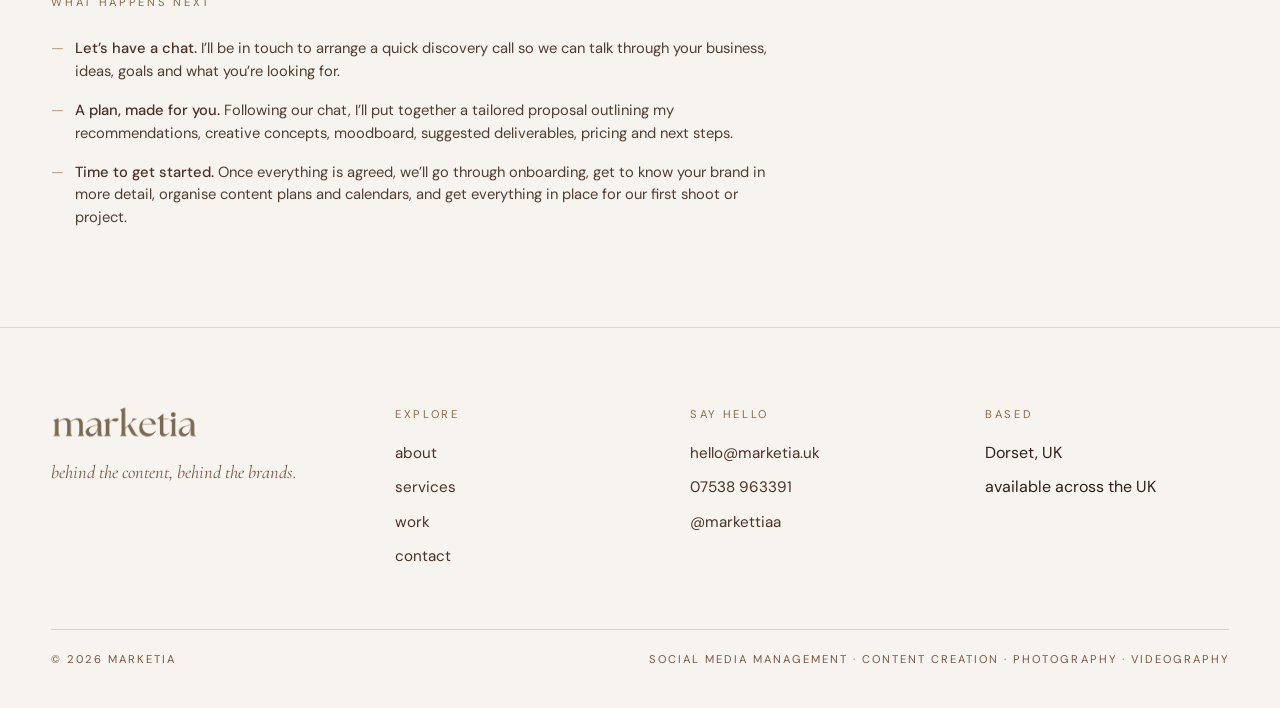
<file: contact.html>
<!DOCTYPE html>
<html lang="en-GB">
<head>
  <meta charset="utf-8">
  <meta name="viewport" content="width=device-width, initial-scale=1">
  <title>contact — marketia</title>
  <meta name="description" content="Start an enquiry with marketia about social media management or a content shoot.">
  <meta property="og:title" content="contact — marketia">
  <meta property="og:description" content="Start an enquiry with marketia about social media management or a content shoot.">
  <meta property="og:type" content="website">
  <meta property="og:image" content="https://marketia.uk/assets/og-image.jpg">
  <meta name="theme-color" content="#f7f4ef">
  <link rel="preconnect" href="https://fonts.googleapis.com">
  <link rel="preconnect" href="https://fonts.gstatic.com" crossorigin>
  <link id="fonts" href="https://fonts.googleapis.com/css2?family=Cormorant+Garamond:ital,wght@0,400;0,500;0,600;1,400;1,500&family=DM+Sans:ital,opsz,wght@0,9..40,400;0,9..40,500;1,9..40,400&display=swap" rel="stylesheet">
  <script>document.documentElement.classList.add("js")</script>
  <link rel="stylesheet" href="css/style.css">
  <link rel="icon" href="data:image/svg+xml,%3Csvg xmlns='http://www.w3.org/2000/svg' viewBox='0 0 64 64'%3E%3Crect width='64' height='64' fill='%23f7f4ef'/%3E%3Ctext x='32' y='44' text-anchor='middle' font-family='Georgia,serif' font-size='36' fill='%23493127'%3Em%3C/text%3E%3C/svg%3E">
</head>
<body>
<a class="skip" href="#main">Skip to content</a>

<header class="site-header">
  <div class="wrap nav-row">
    <a class="wordmark" href="index.html" aria-label="marketia home"><img src="assets/img/logo-dark.png" alt="marketia" width="693" height="160"></a>
    <button class="nav-toggle" aria-expanded="false" aria-controls="site-nav"><span></span><span></span><span class="visually-hidden">Menu</span></button>
    <nav id="site-nav" class="site-nav">
      <a href="index.html">home</a><a href="about.html">about</a><a href="services.html">services</a><a href="work.html">work</a><a href="contact.html" aria-current="page">contact</a>
      <a class="btn" href="contact.html#enquiry">enquire</a>
    </nav>
  </div>
</header>

<main id="main">

  <section class="page-intro contact-intro">
    <div class="wrap">
      <p class="label">contact</p>
      <div class="split">
        <h1 class="h-xl">let’s work <em>together</em>.</h1>
        <p class="lede">Tell me everything, the big details and the small. I can’t wait to bring your vision to life!</p>
      </div>
    </div>
  </section>

  <section class="section tight contact-section">
    <div class="wrap contact-grid">
      <aside class="contact-side" data-reveal>
        <ul class="deets">
          <li><span class="label">email</span><a href="mailto:hello@marketia.uk">hello@marketia.uk</a></li>
          <li><span class="label">phone</span><a href="tel:+447538963391">07538 963391</a></li>
          <li><span class="label">instagram</span><a href="https://www.instagram.com/markettiaa/" target="_blank" rel="noopener">@markettiaa</a></li>
          <li><span class="label">based</span><span class="v">Dorset · across the UK</span></li>
        </ul>
      </aside>

      <form class="form" id="enquiry" novalidate data-reveal action="https://formsubmit.co/hello@marketia.uk" method="POST">
        <input type="hidden" name="_subject" value="new enquiry from marketia.uk">
        <input type="hidden" name="_template" value="table">
        <input type="hidden" name="_captcha" value="false">
        <input type="text" name="_honey" class="visually-hidden" tabindex="-1" autocomplete="off" aria-hidden="true">
        <fieldset>
          <legend>about you</legend>
          <div class="row">
            <div class="field"><label for="f-name">your name</label><input id="f-name" name="name" type="text" autocomplete="name" required></div>
            <div class="field"><label for="f-email">your email</label><input id="f-email" name="email" type="email" autocomplete="email" required></div>
          </div>
          <div class="row">
            <div class="field"><label for="f-business">business / brand name</label><input id="f-business" name="business" type="text" autocomplete="organization"></div>
            <div class="field"><label for="f-ig">instagram handle <small>optional</small></label><input id="f-ig" name="instagram" type="text" placeholder="@"></div>
          </div>
        </fieldset>

        <fieldset>
          <legend>about the business</legend>
          <div class="field"><label for="f-achieve">what would you like to achieve?</label><textarea id="f-achieve" name="goals" rows="4" required></textarea></div>
          <div class="field"><label for="f-else">anything else I should know? <small>optional</small></label><textarea id="f-else" name="anything else" rows="3"></textarea></div>
        </fieldset>

        <fieldset>
          <legend>what you’re looking for</legend>
          <div class="field">
            <label>what do you need support with? <small>tick any</small></label>
            <div class="checks">
              <label class="check"><input type="checkbox" name="support" value="social media management"> social media management</label>
              <label class="check"><input type="checkbox" name="support" value="content shoot (half / full day)"> a content shoot</label>
              <label class="check"><input type="checkbox" name="support" value="campaign, launch or event"> campaign, launch or event</label>
              <label class="check"><input type="checkbox" name="support" value="creator content"> creator content</label>
              <label class="check"><input type="checkbox" name="support" value="reels / video"> reels &amp; video</label>
              <label class="check"><input type="checkbox" name="support" value="not sure yet"> not sure yet</label>
            </div>
          </div>
          <div class="row">
            <div class="field">
              <label for="f-start">when would you like to start?</label>
              <select id="f-start" name="start">
                <option value="">choose one</option>
                <option>as soon as possible</option>
                <option>in the next month</option>
                <option>in the next few months</option>
                <option>just exploring for now</option>
              </select>
            </div>
            <div class="field">
              <label for="f-heard">how did you hear about marketia?</label>
              <select id="f-heard" name="heard about marketia via">
                <option value="">choose one</option>
                <option>Instagram</option>
                <option>word of mouth</option>
                <option>saw your work with another business</option>
                <option>Google</option>
                <option>other</option>
              </select>
            </div>
          </div>
          <div class="field"><label for="f-projects">any upcoming projects, launches or events? <small>optional</small></label><textarea id="f-projects" name="upcoming projects" rows="3"></textarea></div>
        </fieldset>

        <div class="form-foot">
          <button class="btn solid" type="submit">send enquiry</button>
          <p class="form-note" id="form-note" aria-live="polite">Your enquiry comes straight to me. I’ll reply by email.</p>
        </div>
      </form>

      <div class="next-wrap" id="next-steps" data-reveal>
        <p class="label">what happens next</p>
        <ul class="next-steps">
          <li><b>Let’s have a chat.</b> I’ll be in touch to arrange a quick discovery call so we can talk through your business, ideas, goals and what you’re looking for.</li>
          <li><b>A plan, made for you.</b> Following our chat, I’ll put together a tailored proposal outlining my recommendations, creative concepts, moodboard, suggested deliverables, pricing and next steps.</li>
          <li><b>Time to get started.</b> Once everything is agreed, we’ll go through onboarding, get to know your brand in more detail, organise content plans and calendars, and get everything in place for our first shoot or project.</li>
        </ul>
      </div>
    </div>
  </section>

</main>

<footer class="site-footer">
  <div class="wrap">
    <div class="footer-grid">
      <div>
        <a class="wordmark" href="index.html"><img src="assets/img/logo-dark.png" alt="marketia" width="693" height="160"></a>
        <p class="footer-tag">behind the content, behind the brands.</p>
      </div>
      <div>
        <p class="label">explore</p>
        <ul>
          <li><a href="about.html">about</a></li>
          <li><a href="services.html">services</a></li>
          <li><a href="work.html">work</a></li>
          <li><a href="contact.html">contact</a></li>
        </ul>
      </div>
      <div>
        <p class="label">say hello</p>
        <ul>
          <li><a href="mailto:hello@marketia.uk">hello@marketia.uk</a></li>
          <li><a href="tel:+447538963391">07538 963391</a></li>
          <li><a href="https://www.instagram.com/markettiaa/" target="_blank" rel="noopener">@markettiaa</a></li>
        </ul>
      </div>
      <div>
        <p class="label">based</p>
        <ul>
          <li>Dorset, UK</li>
          <li>available across the UK</li>
        </ul>
      </div>
    </div>
    <div class="footer-bottom">
      <span>© <span id="year"></span> marketia</span>
      <span>social media management · content creation · photography · videography</span>
    </div>
  </div>
</footer>

<script async src="https://www.instagram.com/embed.js"></script>
<script src="js/main.js"></script>
</body>
</html>
</file>
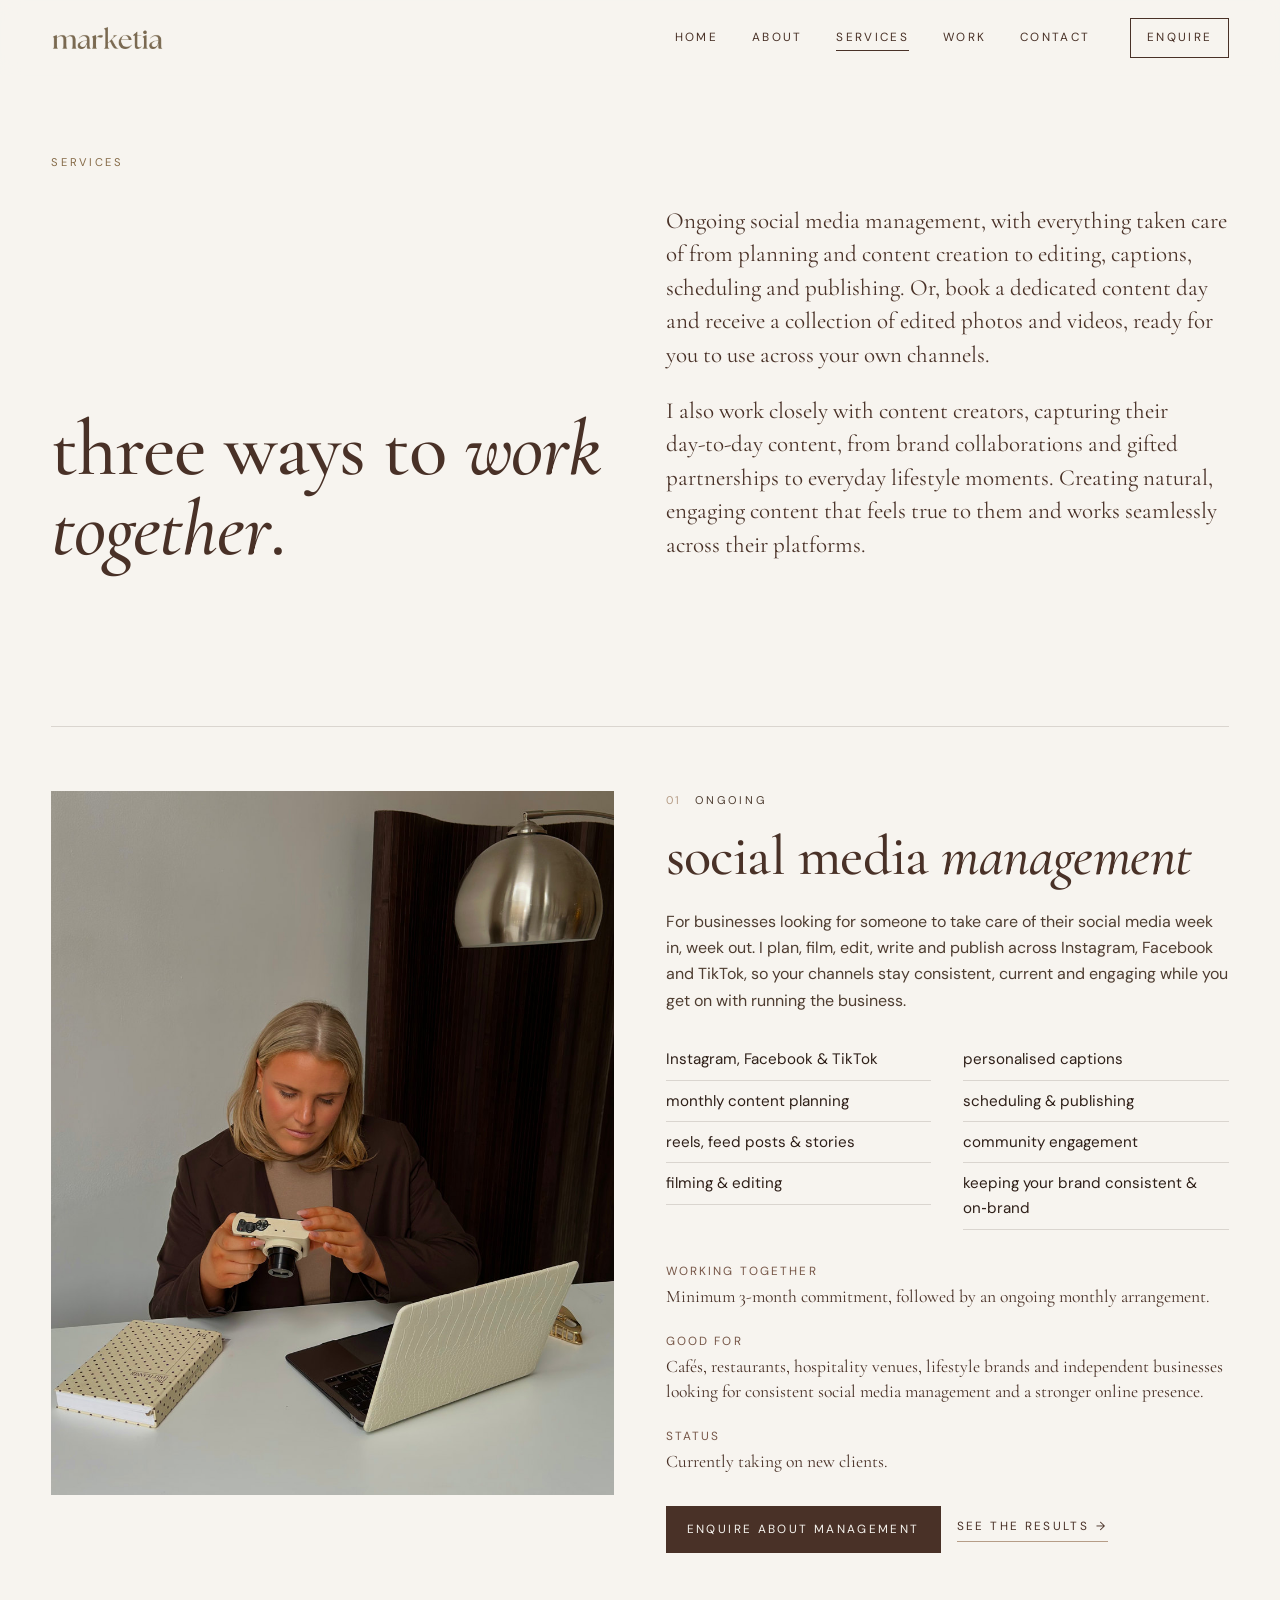
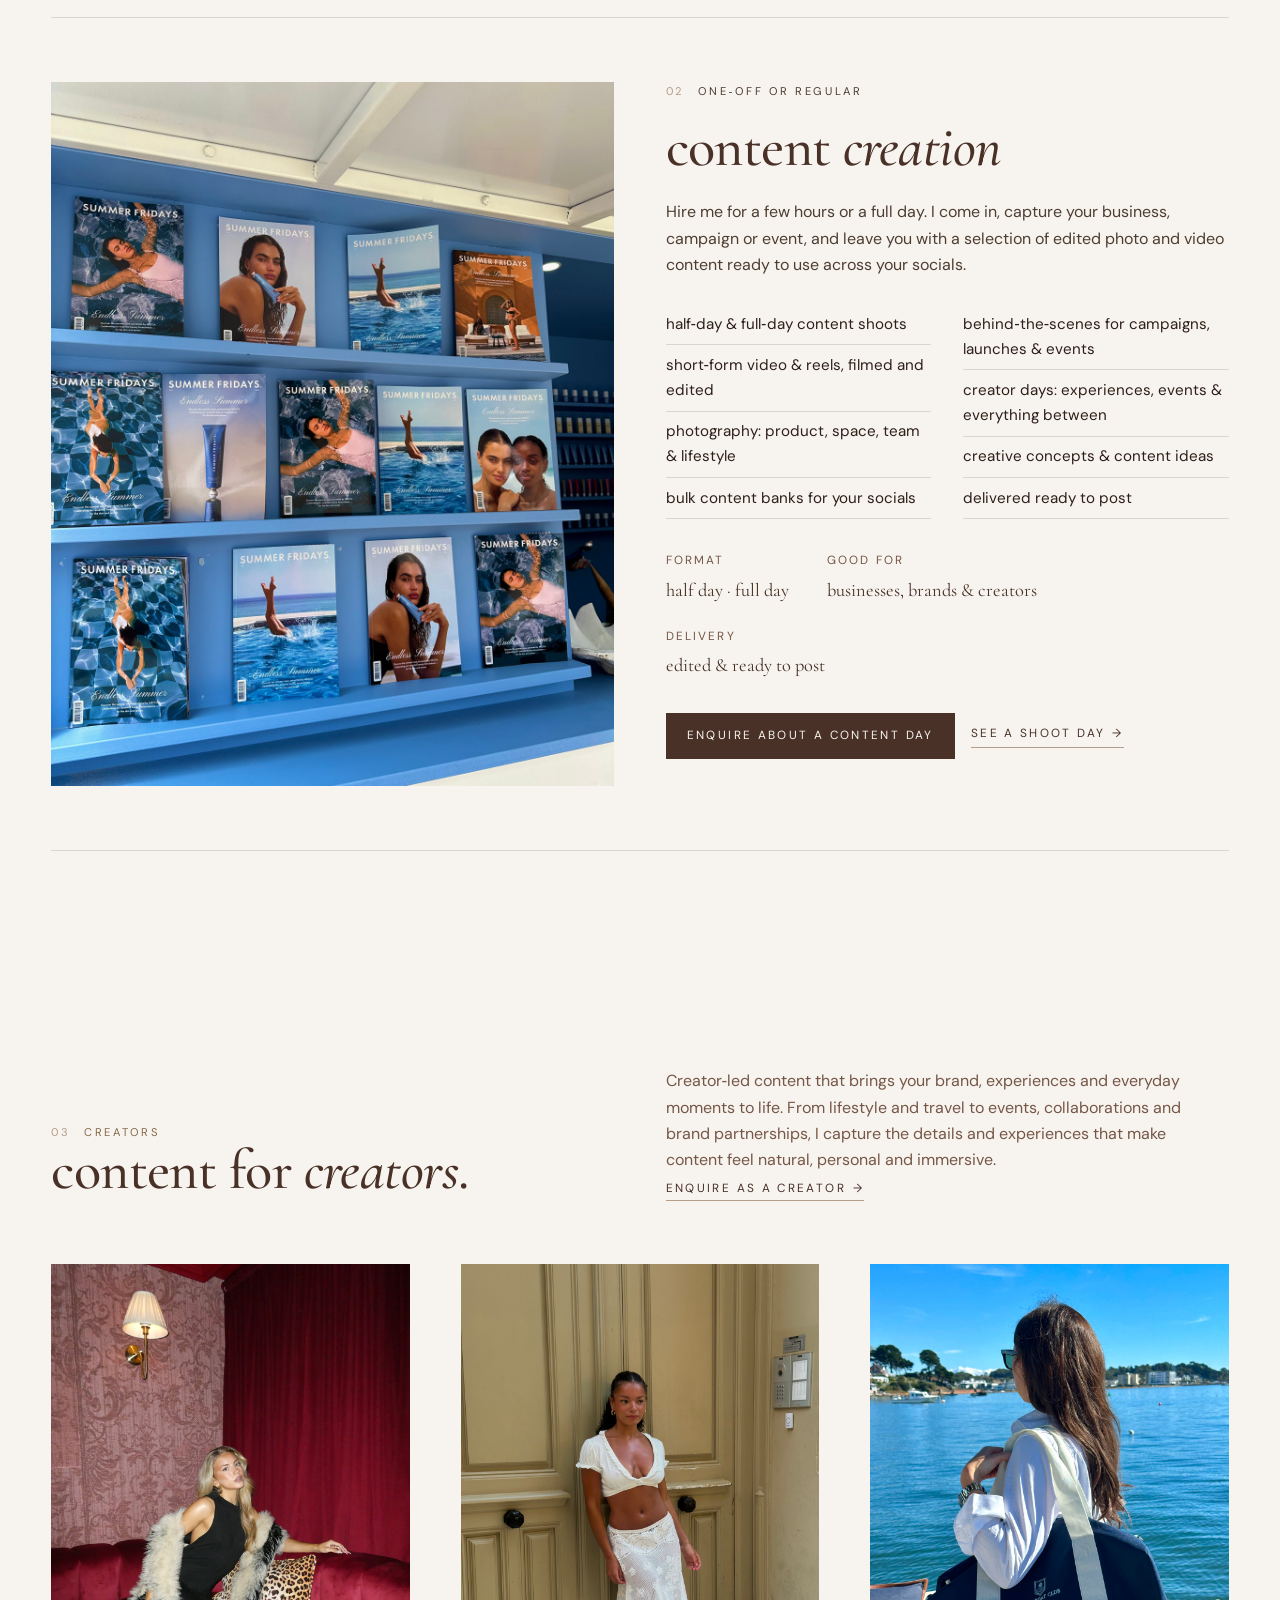
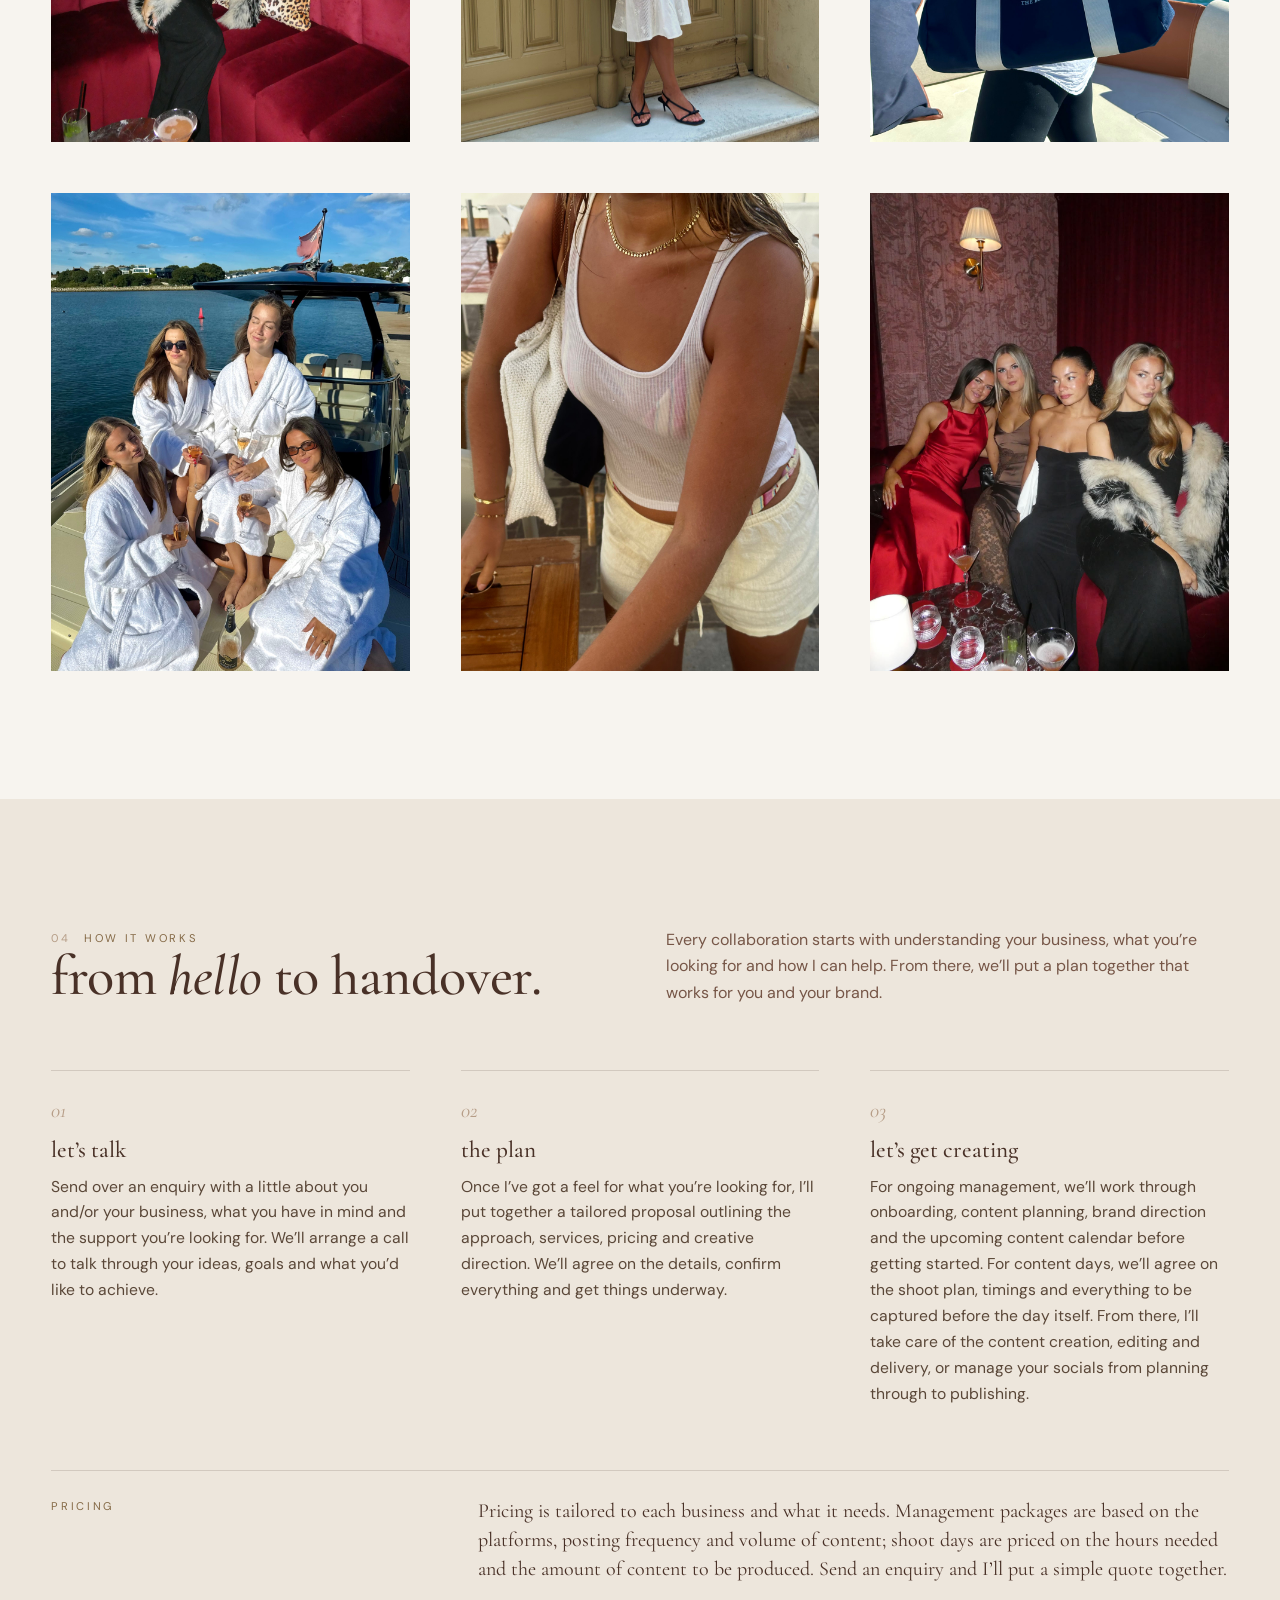
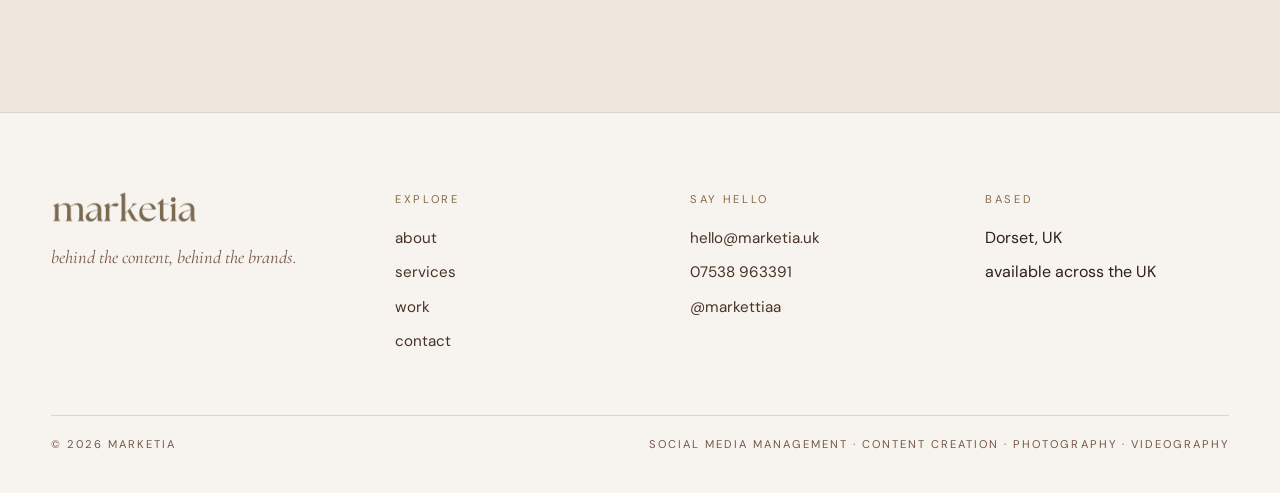
<file: services.html>
<!DOCTYPE html>
<html lang="en-GB">
<head>
  <meta charset="utf-8">
  <meta name="viewport" content="width=device-width, initial-scale=1">
  <title>services — marketia</title>
  <meta name="description" content="Social media management and content creation days: what’s included, how pricing works and how to enquire.">
  <meta property="og:title" content="services — marketia">
  <meta property="og:description" content="Social media management and content creation days: what’s included, how pricing works and how to enquire.">
  <meta property="og:type" content="website">
  <meta property="og:image" content="https://marketia.uk/assets/og-image.jpg">
  <meta name="theme-color" content="#f7f4ef">
  <link rel="preconnect" href="https://fonts.googleapis.com">
  <link rel="preconnect" href="https://fonts.gstatic.com" crossorigin>
  <link id="fonts" href="https://fonts.googleapis.com/css2?family=Cormorant+Garamond:ital,wght@0,400;0,500;0,600;1,400;1,500&family=DM+Sans:ital,opsz,wght@0,9..40,400;0,9..40,500;1,9..40,400&display=swap" rel="stylesheet">
  <script>document.documentElement.classList.add("js")</script>
  <link rel="stylesheet" href="css/style.css">
  <link rel="icon" href="data:image/svg+xml,%3Csvg xmlns='http://www.w3.org/2000/svg' viewBox='0 0 64 64'%3E%3Crect width='64' height='64' fill='%23f7f4ef'/%3E%3Ctext x='32' y='44' text-anchor='middle' font-family='Georgia,serif' font-size='36' fill='%23493127'%3Em%3C/text%3E%3C/svg%3E">
</head>
<body>
<a class="skip" href="#main">Skip to content</a>

<header class="site-header">
  <div class="wrap nav-row">
    <a class="wordmark" href="index.html" aria-label="marketia home"><img src="assets/img/logo-dark.png" alt="marketia" width="693" height="160"></a>
    <button class="nav-toggle" aria-expanded="false" aria-controls="site-nav"><span></span><span></span><span class="visually-hidden">Menu</span></button>
    <nav id="site-nav" class="site-nav">
      <a href="index.html">home</a><a href="about.html">about</a><a href="services.html" aria-current="page">services</a><a href="work.html">work</a><a href="contact.html">contact</a>
      <a class="btn" href="contact.html#enquiry">enquire</a>
    </nav>
  </div>
</header>

<main id="main">

  <section class="page-intro">
    <div class="wrap">
      <p class="label">services</p>
      <div class="split">
        <h1 class="h-xl">three ways to <em>work together</em>.</h1>
        <div>
          <p class="lede">Ongoing social media management, with everything taken care of from planning and content creation to editing, captions, scheduling and publishing. Or, book a dedicated content day and receive a collection of edited photos and videos, ready for you to use across your own channels.</p>
          <p class="lede">I also work closely with content creators, capturing their day‑to‑day content, from brand collaborations and gifted partnerships to everyday lifestyle moments. Creating natural, engaging content that feels true to them and works seamlessly across their platforms.</p>
        </div>
      </div>
    </div>
  </section>

  <section class="section tight">
    <div class="wrap">
      <article class="service-split">
        <div class="img r45"><img src="assets/img/svc-ongoing.jpg" alt="the team behind the counter at Luca’s takeaway café" loading="lazy"></div>
        <div id="management" class="service-copy" data-reveal>
          <p class="label num" data-num="01">ongoing</p>
          <h2 class="h-l">social media <em>management</em></h2>
          <p>For businesses looking for someone to take care of their social media week in, week out. I plan, film, edit, write and publish across Instagram, Facebook and TikTok, so your channels stay consistent, current and engaging while you get on with running the business.</p>
          <ul class="includes">
            <li>Instagram, Facebook &amp; TikTok</li>
            <li>monthly content planning</li>
            <li>reels, feed posts &amp; stories</li>
            <li>filming &amp; editing</li>
            <li>personalised captions</li>
            <li>scheduling &amp; publishing</li>
            <li>community engagement</li>
            <li>keeping your brand consistent &amp; on‑brand</li>
          </ul>
          <div class="service-meta long">
            <div>working together<b>Minimum 3‑month commitment, followed by an ongoing monthly arrangement.</b></div>
            <div>good for<b>Cafés, restaurants, hospitality venues, lifestyle brands and independent businesses looking for consistent social media management and a stronger online presence.</b></div>
            <div>status<b>Currently taking on new clients.</b></div>
          </div>
          <div class="actions">
            <a class="btn solid" href="contact.html?service=management#enquiry">enquire about management</a>
            <a class="textlink" href="work.html#lucas">see the results</a>
          </div>
        </div>
      </article>

      <article class="service-split">
        <div class="img r45"><img src="assets/img/svc-oneoff.jpg" alt="a blue display of Summer Fridays magazines at a pop‑up" loading="lazy"></div>
        <div id="content" class="service-copy" data-reveal>
          <p class="label num" data-num="02">one‑off or regular</p>
          <h2 class="h-l">content <em>creation</em></h2>
          <p>Hire me for a few hours or a full day. I come in, capture your business, campaign or event, and leave you with a selection of edited photo and video content ready to use across your socials.</p>
          <ul class="includes">
            <li>half‑day &amp; full‑day content shoots</li>
            <li>short‑form video &amp; reels, filmed and edited</li>
            <li>photography: product, space, team &amp; lifestyle</li>
            <li>bulk content banks for your socials</li>
            <li>behind‑the‑scenes for campaigns, launches &amp; events</li>
            <li>creator days: experiences, events &amp; everything between</li>
            <li>creative concepts &amp; content ideas</li>
            <li>delivered ready to post</li>
          </ul>
          <div class="service-meta">
            <div>format<b>half day · full day</b></div>
            <div>good for<b>businesses, brands &amp; creators</b></div>
            <div>delivery<b>edited &amp; ready to post</b></div>
          </div>
          <div class="actions">
            <a class="btn solid" href="contact.html?service=content#enquiry">enquire about a content day</a>
            <a class="textlink" href="work.html#reels">see a shoot day</a>
          </div>
        </div>
      </article>
    </div>
  </section>

  <section id="creators" class="section">
    <div class="wrap">
      <div class="section-head" data-reveal>
        <div>
          <p class="label num" data-num="03">creators</p>
          <h2 class="h-l">content for <em>creators</em>.</h2>
        </div>
        <div>
          <p class="muted">Creator‑led content that brings your brand, experiences and everyday moments to life. From lifestyle and travel to events, collaborations and brand partnerships, I capture the details and experiences that make content feel natural, personal and immersive.</p>
          <a class="textlink" href="contact.html?service=creator#enquiry">enquire as a creator</a>
        </div>
      </div>
      <div class="grid-3" data-stagger>
        <div class="img r34"><img src="assets/img/cr-sofa.jpg" alt="a creator reclining on a red velvet sofa" loading="lazy" style="object-position:center 40%"></div>
        <div class="img r34"><img src="assets/img/cr-door.jpg" alt="a creator in cream standing in a grand doorway" loading="lazy"></div>
        <div class="img r34"><img src="assets/img/cr-bag.jpg" alt="a creator with a canvas holdall looking out to sea" loading="lazy"></div>
        <div class="img r34"><img src="assets/img/cr-robes.jpg" alt="four friends in robes with champagne on a boat" loading="lazy"></div>
        <div class="img r34"><img src="assets/img/cr-detail.jpg" alt="a detail of a cream outfit and a crochet bag" loading="lazy"></div>
        <div class="img r34"><img src="assets/img/cr-group.jpg" alt="four friends dressed up on a red velvet sofa" loading="lazy"></div>
      </div>
    </div>
  </section>

  <section class="section cream">
    <div class="wrap">
      <div class="section-head" data-reveal>
        <div>
          <p class="label num" data-num="04">how it works</p>
          <h2 class="h-l">from <em>hello</em> to handover.</h2>
        </div>
        <p class="muted">Every collaboration starts with understanding your business, what you’re looking for and how I can help. From there, we’ll put a plan together that works for you and your brand.</p>
      </div>
      <div class="steps" data-stagger>
        <div class="step">
          <h3>let’s talk</h3>
          <p>Send over an enquiry with a little about you and/or your business, what you have in mind and the support you’re looking for. We’ll arrange a call to talk through your ideas, goals and what you’d like to achieve.</p>
        </div>
        <div class="step">
          <h3>the plan</h3>
          <p>Once I’ve got a feel for what you’re looking for, I’ll put together a tailored proposal outlining the approach, services, pricing and creative direction. We’ll agree on the details, confirm everything and get things underway.</p>
        </div>
        <div class="step">
          <h3>let’s get creating</h3>
          <p>For ongoing management, we’ll work through onboarding, content planning, brand direction and the upcoming content calendar before getting started. For content days, we’ll agree on the shoot plan, timings and everything to be captured before the day itself. From there, I’ll take care of the content creation, editing and delivery, or manage your socials from planning through to publishing.</p>
        </div>
      </div>
      <div class="pricing" data-reveal>
        <p class="label">pricing</p>
        <p class="measure">Pricing is tailored to each business and what it needs. Management packages are based on the platforms, posting frequency and volume of content; shoot days are priced on the hours needed and the amount of content to be produced. Send an enquiry and I’ll put a simple quote together.</p>
      </div>
    </div>
  </section>


</main>

<footer class="site-footer">
  <div class="wrap">
    <div class="footer-grid">
      <div>
        <a class="wordmark" href="index.html"><img src="assets/img/logo-dark.png" alt="marketia" width="693" height="160"></a>
        <p class="footer-tag">behind the content, behind the brands.</p>
      </div>
      <div>
        <p class="label">explore</p>
        <ul>
          <li><a href="about.html">about</a></li>
          <li><a href="services.html">services</a></li>
          <li><a href="work.html">work</a></li>
          <li><a href="contact.html">contact</a></li>
        </ul>
      </div>
      <div>
        <p class="label">say hello</p>
        <ul>
          <li><a href="mailto:hello@marketia.uk">hello@marketia.uk</a></li>
          <li><a href="tel:+447538963391">07538 963391</a></li>
          <li><a href="https://www.instagram.com/markettiaa/" target="_blank" rel="noopener">@markettiaa</a></li>
        </ul>
      </div>
      <div>
        <p class="label">based</p>
        <ul>
          <li>Dorset, UK</li>
          <li>available across the UK</li>
        </ul>
      </div>
    </div>
    <div class="footer-bottom">
      <span>© <span id="year"></span> marketia</span>
      <span>social media management · content creation · photography · videography</span>
    </div>
  </div>
</footer>

<script async src="https://www.instagram.com/embed.js"></script>
<script src="js/main.js"></script>
</body>
</html>
</file>
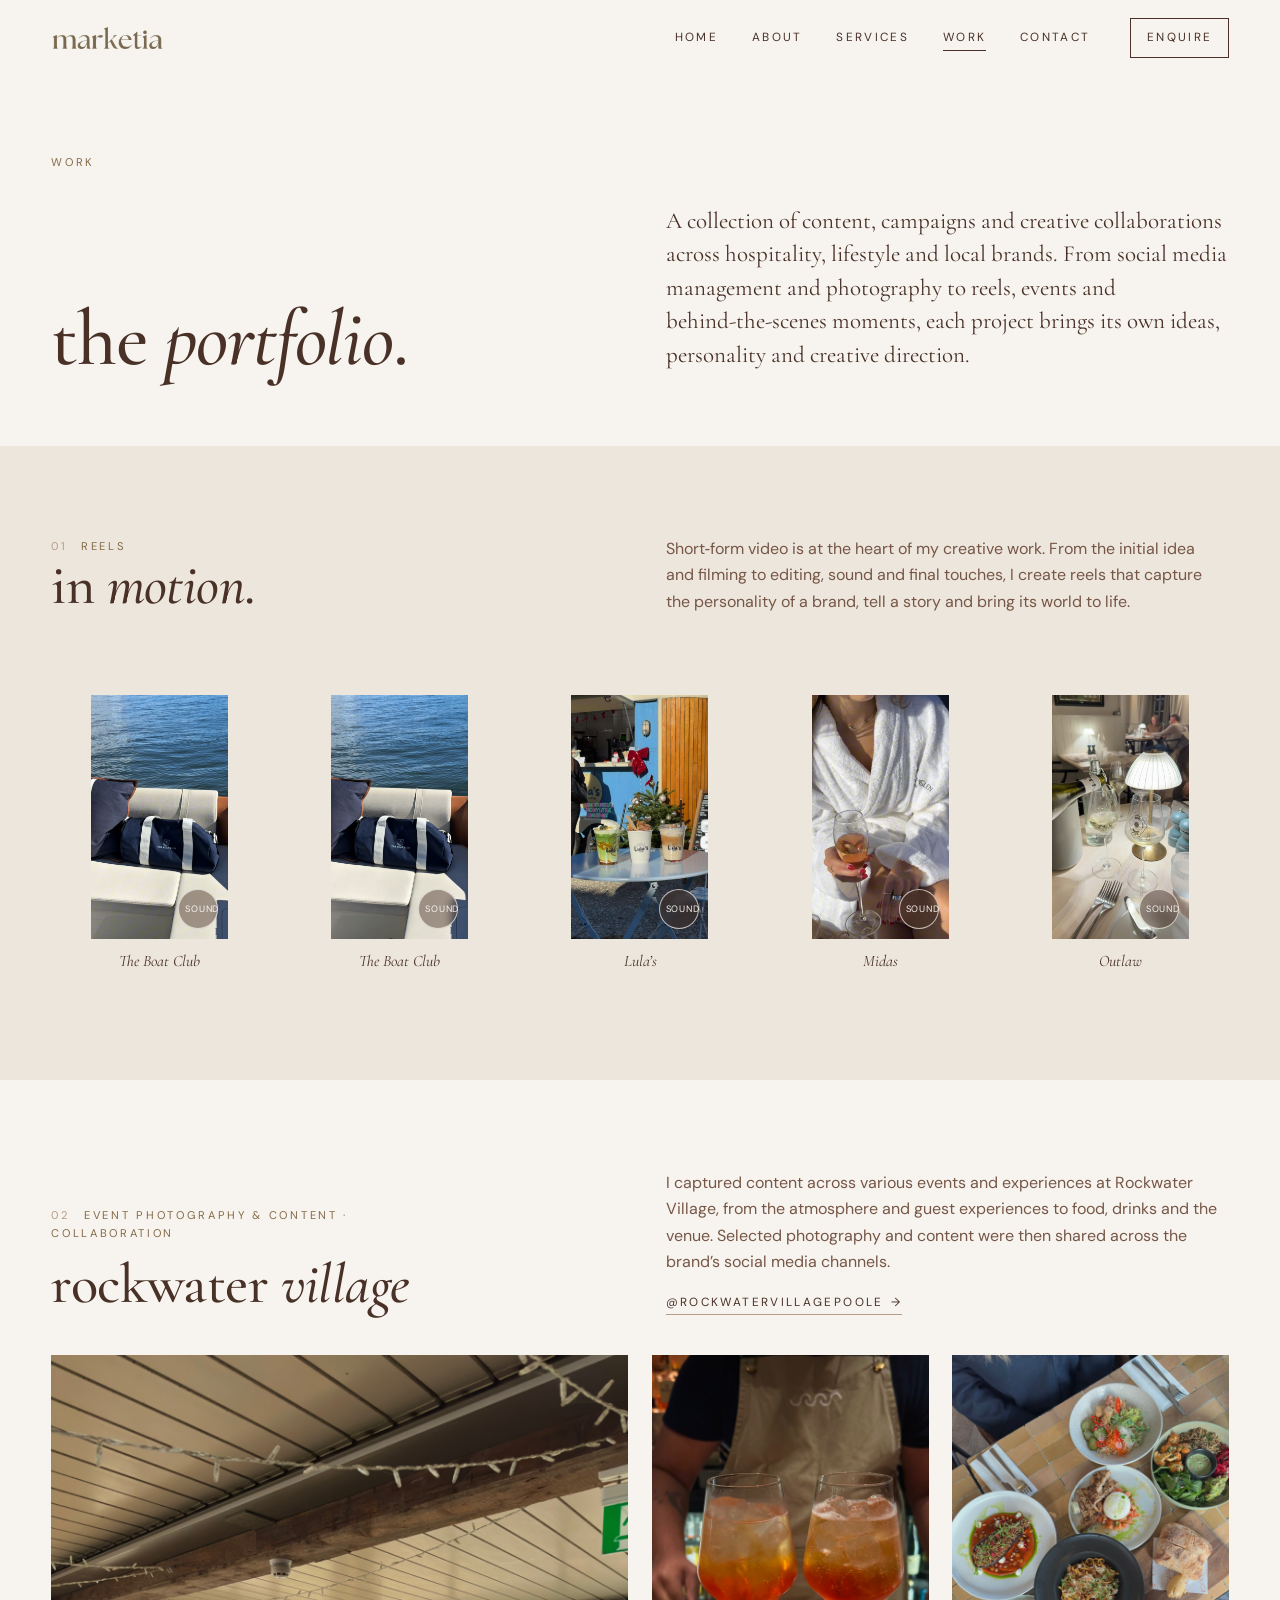
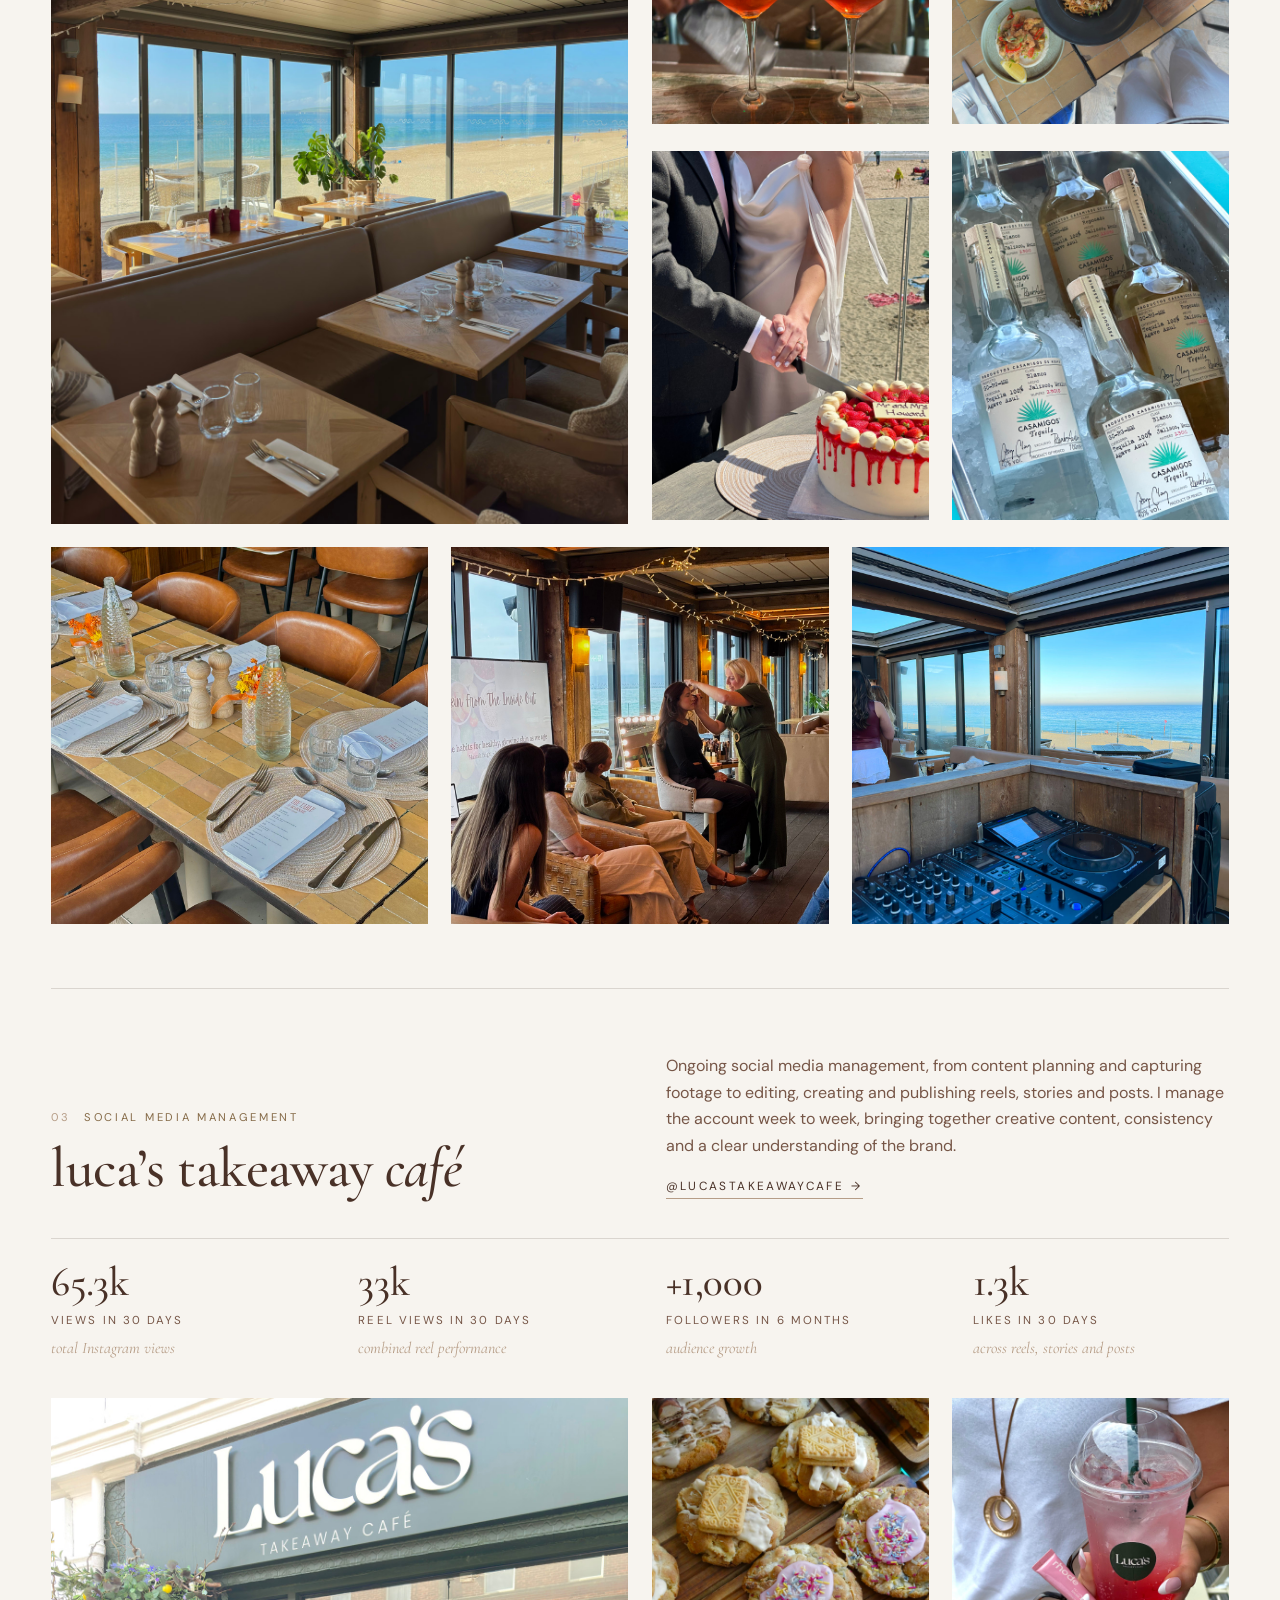
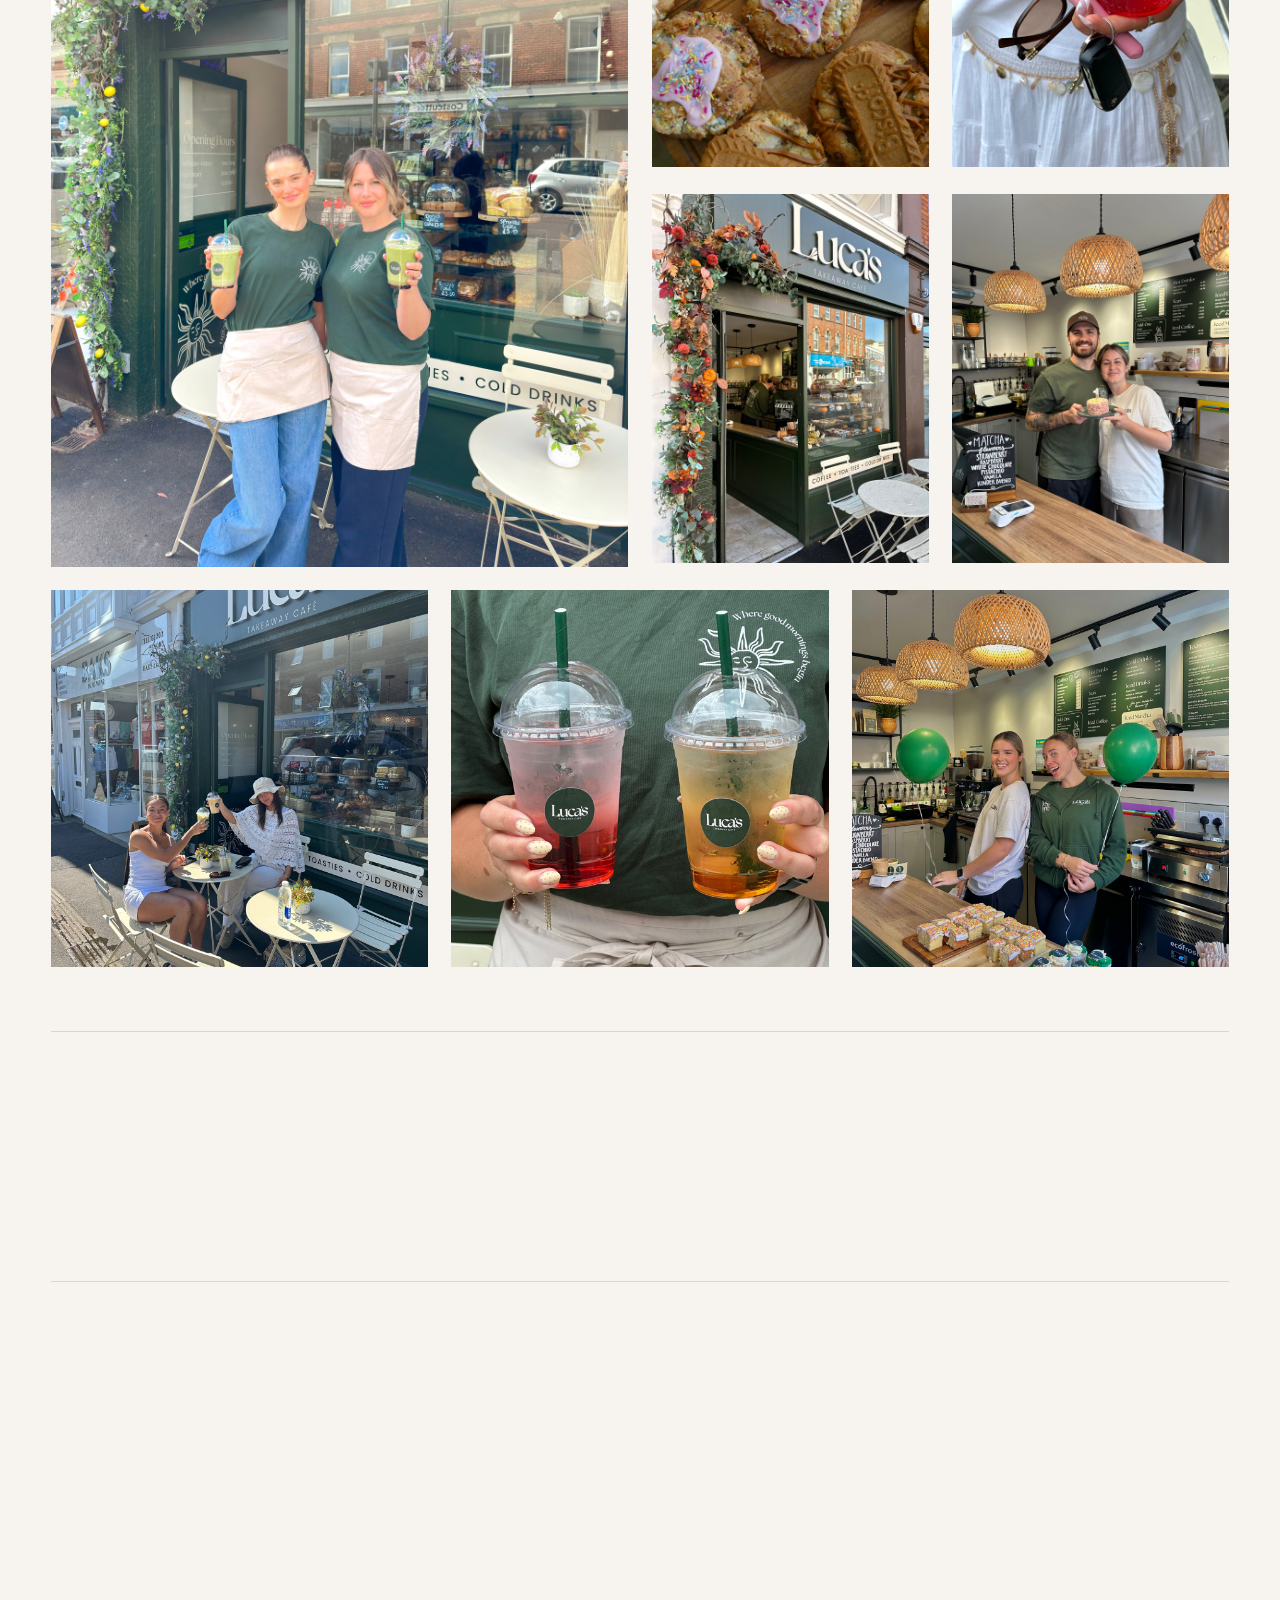
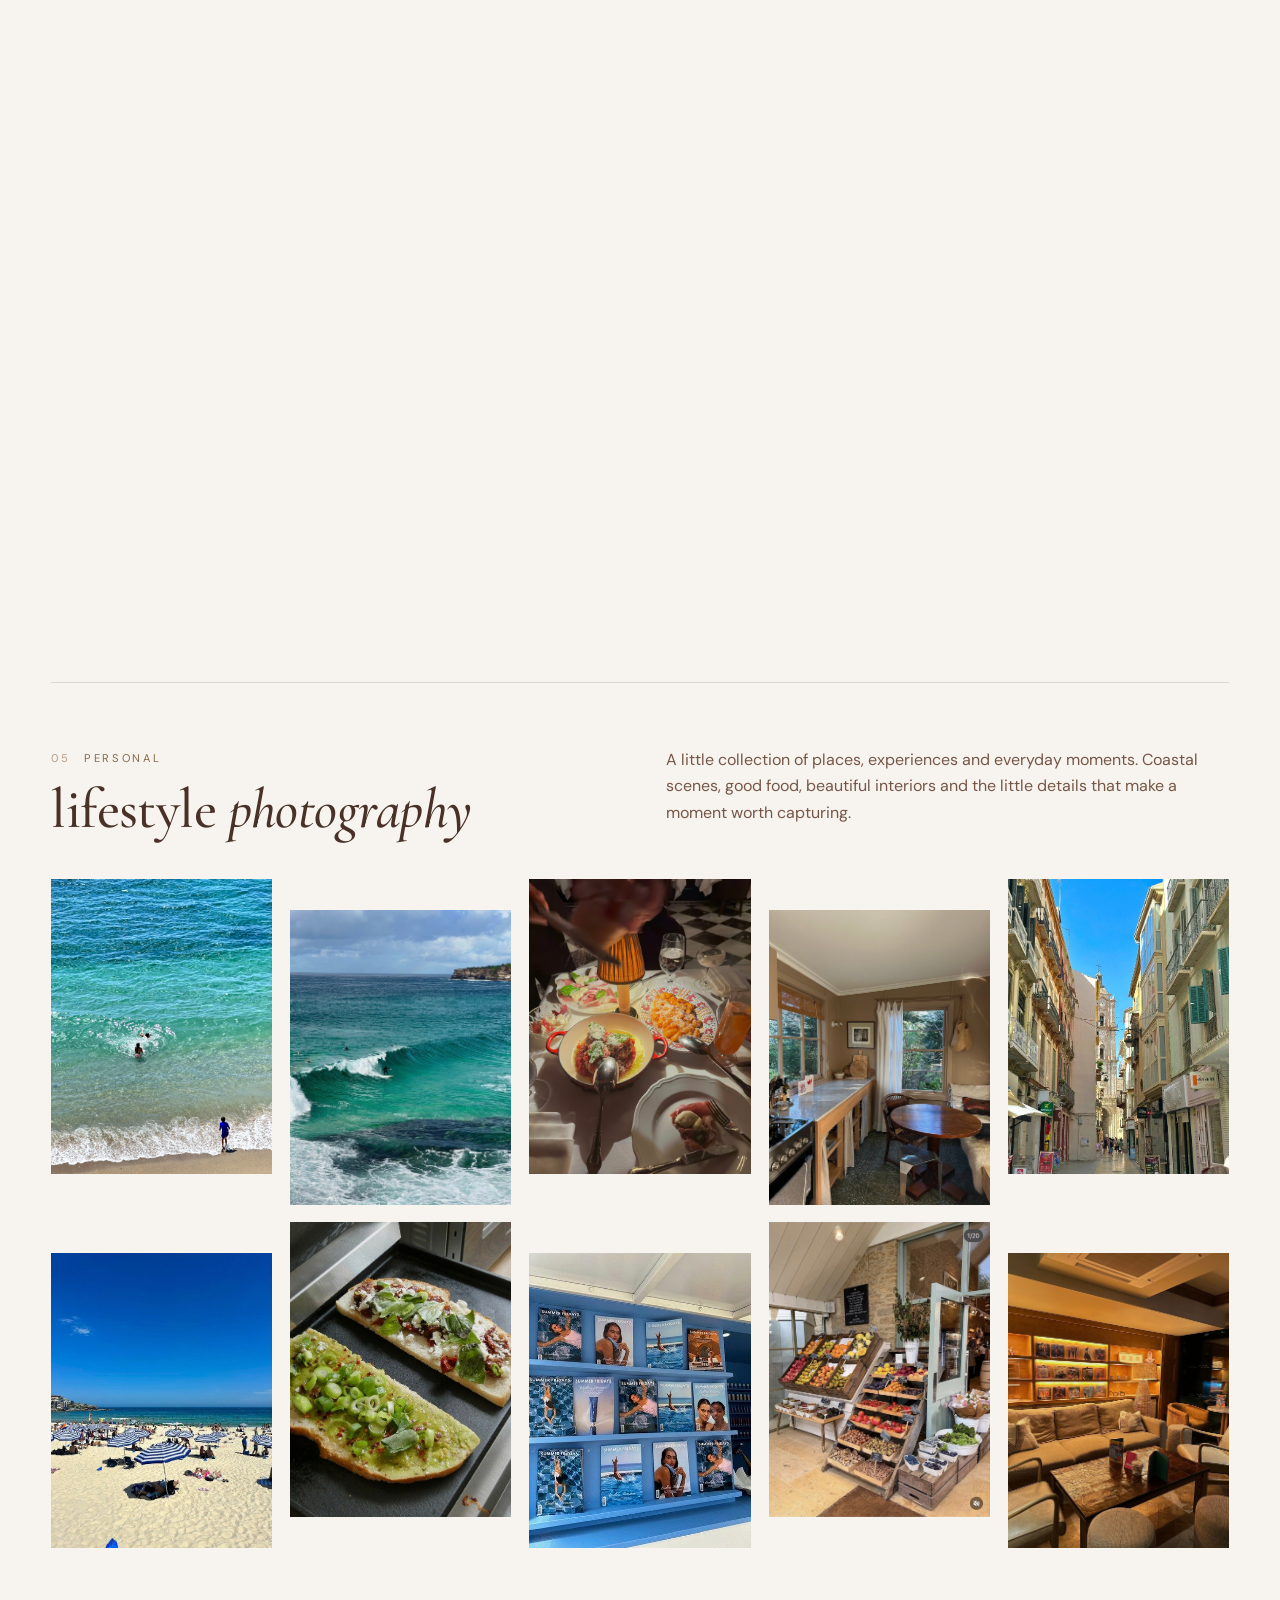
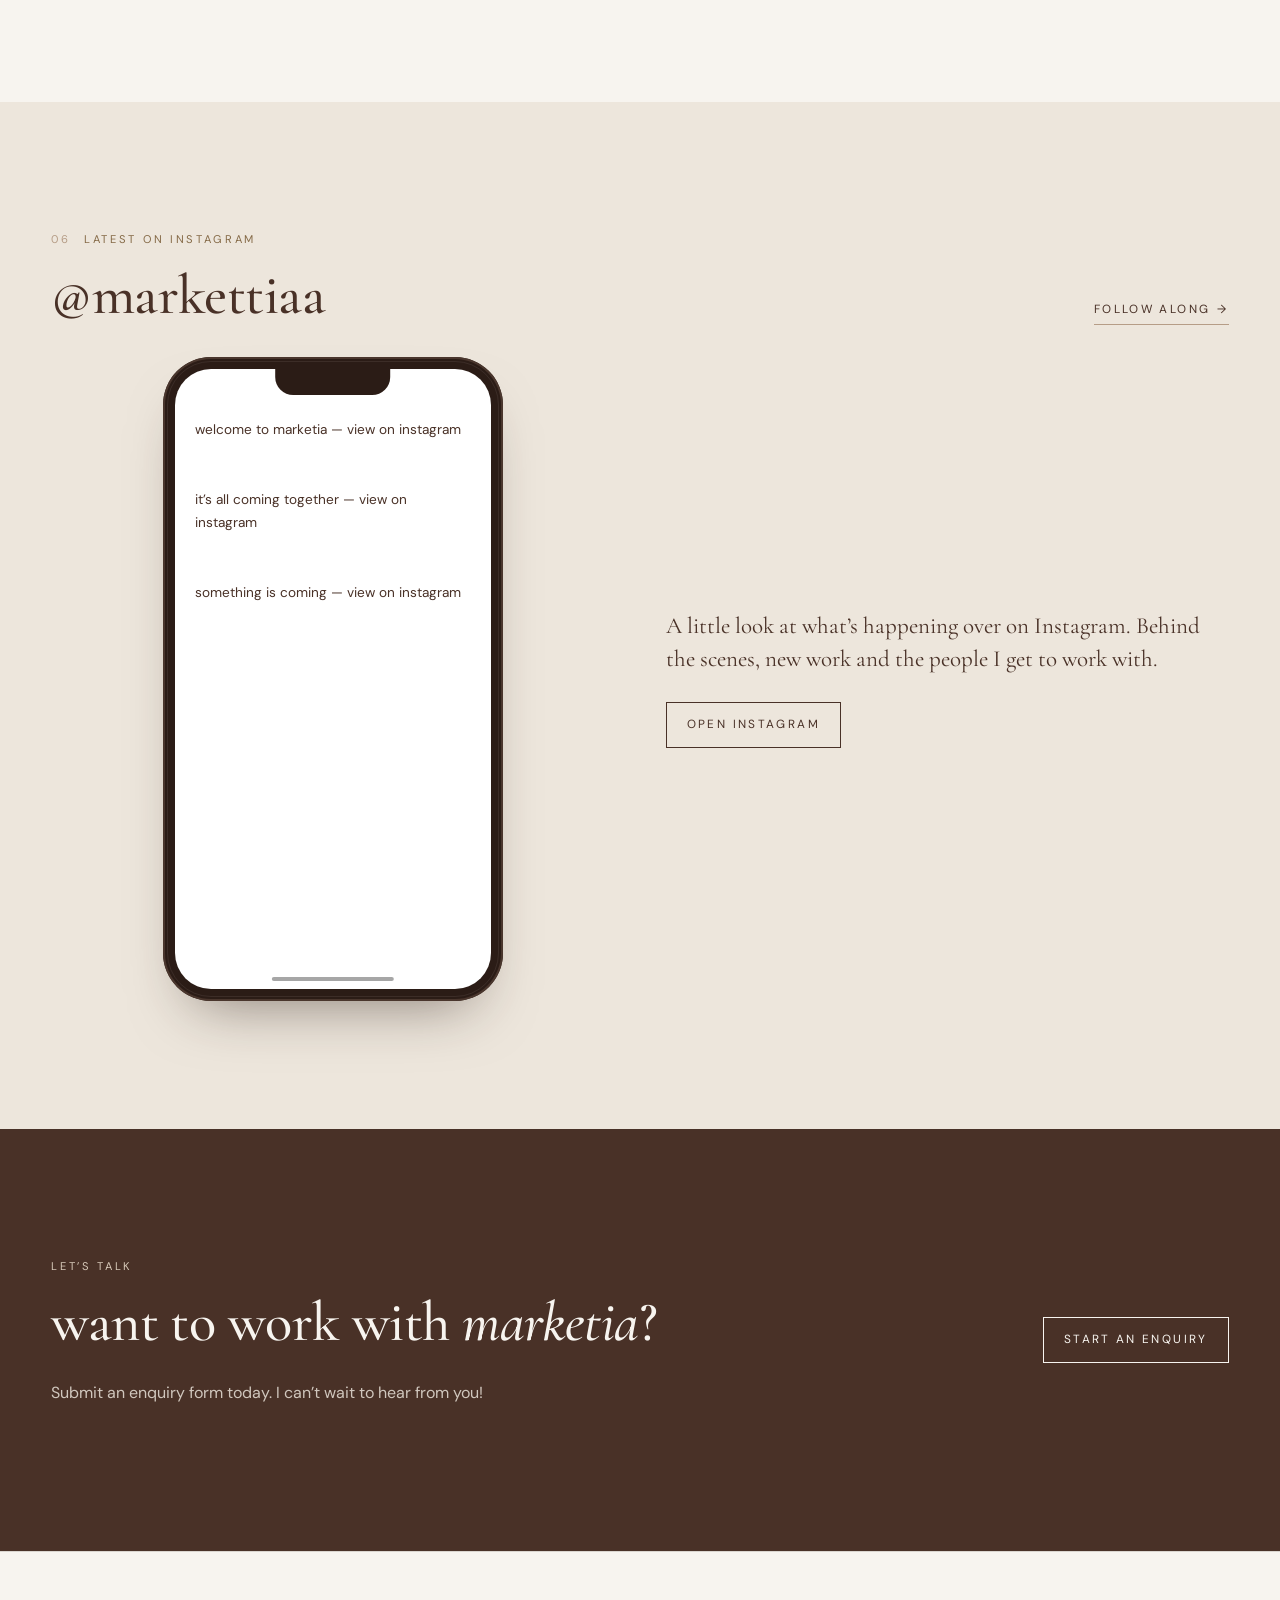
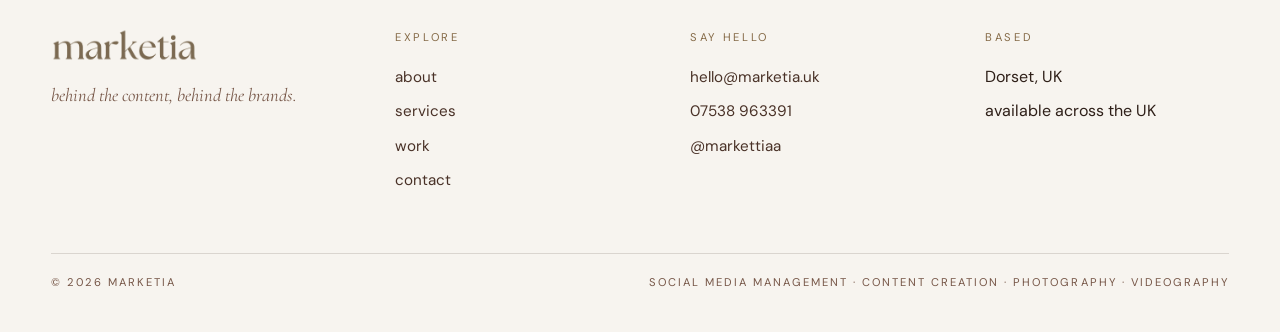
<file: work.html>
<!DOCTYPE html>
<html lang="en-GB">
<head>
  <meta charset="utf-8">
  <meta name="viewport" content="width=device-width, initial-scale=1">
  <title>work — marketia</title>
  <meta name="description" content="Reels, case studies and photography for Rockwater Village, Luca’s takeaway café and Bellaggio Pizzeria, plus lifestyle work.">
  <meta property="og:title" content="work — marketia">
  <meta property="og:description" content="Reels, case studies and photography for Rockwater Village, Luca’s takeaway café and Bellaggio Pizzeria, plus lifestyle work.">
  <meta property="og:type" content="website">
  <meta property="og:image" content="https://marketia.uk/assets/og-image.jpg">
  <meta name="theme-color" content="#f7f4ef">
  <link rel="preconnect" href="https://fonts.googleapis.com">
  <link rel="preconnect" href="https://fonts.gstatic.com" crossorigin>
  <link id="fonts" href="https://fonts.googleapis.com/css2?family=Cormorant+Garamond:ital,wght@0,400;0,500;0,600;1,400;1,500&family=DM+Sans:ital,opsz,wght@0,9..40,400;0,9..40,500;1,9..40,400&display=swap" rel="stylesheet">
  <script>document.documentElement.classList.add("js")</script>
  <link rel="stylesheet" href="css/style.css">
  <link rel="icon" href="data:image/svg+xml,%3Csvg xmlns='http://www.w3.org/2000/svg' viewBox='0 0 64 64'%3E%3Crect width='64' height='64' fill='%23f7f4ef'/%3E%3Ctext x='32' y='44' text-anchor='middle' font-family='Georgia,serif' font-size='36' fill='%23493127'%3Em%3C/text%3E%3C/svg%3E">
</head>
<body>
<a class="skip" href="#main">Skip to content</a>

<header class="site-header">
  <div class="wrap nav-row">
    <a class="wordmark" href="index.html" aria-label="marketia home"><img src="assets/img/logo-dark.png" alt="marketia" width="693" height="160"></a>
    <button class="nav-toggle" aria-expanded="false" aria-controls="site-nav"><span></span><span></span><span class="visually-hidden">Menu</span></button>
    <nav id="site-nav" class="site-nav">
      <a href="index.html">home</a><a href="about.html">about</a><a href="services.html">services</a><a href="work.html" aria-current="page">work</a><a href="contact.html">contact</a>
      <a class="btn" href="contact.html#enquiry">enquire</a>
    </nav>
  </div>
</header>

<main id="main">

  <section class="page-intro">
    <div class="wrap">
      <p class="label">work</p>
      <div class="split">
        <h1 class="h-xl">the <em>portfolio</em>.</h1>
        <p class="lede">A collection of content, campaigns and creative collaborations across hospitality, lifestyle and local brands. From social media management and photography to reels, events and behind‑the‑scenes moments, each project brings its own ideas, personality and creative direction.</p>
      </div>
    </div>
  </section>

  <section id="reels" class="section tight cream">
    <div class="wrap">
      <div class="section-head" data-reveal>
        <div>
          <p class="label num" data-num="01">reels</p>
          <h2 class="h-l">in <em>motion</em>.</h2>
        </div>
        <p class="muted">Short‑form video is at the heart of my creative work. From the initial idea and filming to editing, sound and final touches, I create reels that capture the personality of a brand, tell a story and bring its world to life.</p>
      </div>
      <div class="reels" data-stagger>
        <figure class="reel">
          <div class="img"><video muted loop playsinline preload="none" poster="assets/video/boat-club-2.jpg"><source src="assets/video/boat-club-2.mp4" type="video/mp4"></video>
          <button class="sound" type="button" aria-pressed="false" aria-label="toggle sound for the The Boat Club reel">sound</button></div>
          <figcaption><em>The Boat Club</em></figcaption>
        </figure><figure class="reel">
          <div class="img"><video muted loop playsinline preload="none" poster="assets/video/boat-club-3.jpg"><source src="assets/video/boat-club-3.mp4" type="video/mp4"></video>
          <button class="sound" type="button" aria-pressed="false" aria-label="toggle sound for the The Boat Club reel">sound</button></div>
          <figcaption><em>The Boat Club</em></figcaption>
        </figure><figure class="reel">
          <div class="img"><video muted loop playsinline preload="none" poster="assets/video/lulas.jpg"><source src="assets/video/lulas.mp4" type="video/mp4"></video>
          <button class="sound" type="button" aria-pressed="false" aria-label="toggle sound for the Lula’s reel">sound</button></div>
          <figcaption><em>Lula’s</em></figcaption>
        </figure><figure class="reel">
          <div class="img"><video muted loop playsinline preload="none" poster="assets/video/midas.jpg"><source src="assets/video/midas.mp4" type="video/mp4"></video>
          <button class="sound" type="button" aria-pressed="false" aria-label="toggle sound for the Midas reel">sound</button></div>
          <figcaption><em>Midas</em></figcaption>
        </figure><figure class="reel">
          <div class="img"><video muted loop playsinline preload="none" poster="assets/video/outlaw.jpg"><source src="assets/video/outlaw.mp4" type="video/mp4"></video>
          <button class="sound" type="button" aria-pressed="false" aria-label="toggle sound for the Outlaw reel">sound</button></div>
          <figcaption><em>Outlaw</em></figcaption>
        </figure>
      </div>
    </div>
  </section>

  <section class="section tight">
    <div class="wrap">

      <article id="rockwater" class="case">
        <div class="case-head" data-reveal>
          <div>
            <p class="label num" data-num="02">event photography &amp; content · collaboration</p>
            <h2 class="h-l">rockwater <em>village</em></h2>
          </div>
          <div>
            <p class="muted">I captured content across various events and experiences at Rockwater Village, from the atmosphere and guest experiences to food, drinks and the venue. Selected photography and content were then shared across the brand’s social media channels.</p>
            <a class="textlink" href="https://www.instagram.com/rockwatervillagepoole/" target="_blank" rel="noopener">@rockwatervillagepoole</a>
          </div>
        </div>
        
        <div class="mosaic" data-stagger>
          <div class="img r34 m-a"><img src="assets/img/rw-terrace.jpg" alt="the beachfront dining terrace at Rockwater Village" loading="lazy"></div><div class="img r34 m-b"><img src="assets/img/rw-spritz.jpg" alt="two aperol spritzes being served at the bar" loading="lazy"></div><div class="img r34 m-c"><img src="assets/img/rw-overhead.jpg" alt="plates of food shot from above" loading="lazy"></div><div class="img r34 m-d"><img src="assets/img/rw-cake.jpg" alt="a couple cutting their wedding cake" loading="lazy" style="object-position:center 30%"></div><div class="img r34 m-e"><img src="assets/img/rw-tequila.jpg" alt="tequila bottles on ice" loading="lazy"></div><div class="img r11 m-f"><img src="assets/img/rw-table.jpg" alt="a laid table in the restaurant" loading="lazy"></div><div class="img r11 m-g"><img src="assets/img/rw-event.jpg" alt="guests at a talk on the terrace" loading="lazy"></div><div class="img r11 m-h"><img src="assets/img/rw-decks.jpg" alt="DJ decks set up with a sea view" loading="lazy"></div>
        </div>
      </article>

      <article id="lucas" class="case">
        <div class="case-head" data-reveal>
          <div>
            <p class="label num" data-num="03">social media management</p>
            <h2 class="h-l">luca’s takeaway <em>café</em></h2>
          </div>
          <div>
            <p class="muted">Ongoing social media management, from content planning and capturing footage to editing, creating and publishing reels, stories and posts. I manage the account week to week, bringing together creative content, consistency and a clear understanding of the brand.</p>
            <a class="textlink" href="https://www.instagram.com/lucastakeawaycafe/" target="_blank" rel="noopener">@lucastakeawaycafe</a>
          </div>
        </div>
        <div class="stats small" data-stagger><div class="stat"><b>65.3k</b><span>views in 30 days</span><small>total Instagram views</small></div><div class="stat"><b>33k</b><span>reel views in 30 days</span><small>combined reel performance</small></div><div class="stat"><b>+1,000</b><span>followers in 6 months</span><small>audience growth</small></div><div class="stat"><b>1.3k</b><span>likes in 30 days</span><small>across reels, stories and posts</small></div></div>
        <div class="mosaic" data-stagger>
          <div class="img r34 m-a"><img src="assets/img/lucas-front.jpg" alt="two of the team outside Luca’s takeaway café" loading="lazy"></div><div class="img r34 m-b"><img src="assets/img/lucas-cookies.jpg" alt="iced cookies on a wooden board" loading="lazy"></div><div class="img r34 m-c"><img src="assets/img/lucas-drink.jpg" alt="an iced pink drink held up in the sun" loading="lazy"></div><div class="img r34 m-d"><img src="assets/img/lucas-shop-autumn.jpg" alt="the shopfront dressed with autumn flowers" loading="lazy"></div><div class="img r34 m-e"><img src="assets/img/lucas-baristas2.jpg" alt="the team behind the counter" loading="lazy"></div><div class="img r11 m-f"><img src="assets/img/lucas-shop-wide.jpg" alt="customers at the tables outside Luca’s" loading="lazy"></div><div class="img r11 m-g"><img src="assets/img/lucas-drinks.jpg" alt="two iced drinks held up against a green t‑shirt" loading="lazy"></div><div class="img r11 m-h"><img src="assets/img/lucas-team.jpg" alt="the team at the counter with balloons" loading="lazy"></div>
        </div>
      </article>

      <article id="bellaggio" class="case">
        <div class="case-head" data-reveal>
          <div>
            <p class="label num" data-num="04">social media management</p>
            <h2 class="h-l">bellaggio <em>pizzeria</em></h2>
          </div>
          <div>
            <p class="muted">Ongoing social media management for a family‑run Italian restaurant. From planning content and capturing the atmosphere of the restaurant to editing reels, creating stories and posts, I manage the account week to week, bringing the food, people and personality behind Bellaggio to life.</p>
            <a class="textlink" href="https://www.instagram.com/bellaggio_pizzeria/" target="_blank" rel="noopener">@bellaggio_pizzeria</a>
          </div>
        </div>
        <div class="stats small" data-stagger><div class="stat"><b>18k+</b><span>content views in 90 days</span><small>reels, stories and posts</small></div><div class="stat"><b>+181</b><span>net followers in 90 days</span><small>audience growth</small></div><div class="stat"><b>1,083</b><span>content interactions</span><small>likes, comments and shares</small></div><div class="stat"><b>62.1%</b><span>views from non‑followers</span><small>reaching new people</small></div></div>
        <div class="mosaic" data-stagger>
          <figure class="reel reel-slot">
            <div class="img"><video muted loop playsinline preload="none" poster="assets/video/bellaggio.jpg"><source src="assets/video/bellaggio.mp4" type="video/mp4"></video>
            <button class="sound" type="button" aria-pressed="false" aria-label="toggle sound for the Bellaggio reel">sound</button></div>
          </figure><div class="img r11 m-f"><img src="assets/img/bellagio-dining.jpg" alt="two guests with pizza and pasta at the table" loading="lazy"></div><div class="img r11 m-g"><img src="assets/img/bellagio-pasta.jpg" alt="pasta and wine on the table" loading="lazy"></div><div class="img r11 m-h"><img src="assets/img/bellagio-chef.jpg" alt="the chef plating up in the kitchen" loading="lazy"></div><div class="img r11 m-i"><img src="assets/img/bellagio-oven.jpg" alt="a pizza going into the wood‑fired oven" loading="lazy"></div>
        </div>
      </article>
      <article id="lifestyle" class="case">
        <div class="case-head" data-reveal>
          <div>
            <p class="label num" data-num="05">personal</p>
            <h2 class="h-l">lifestyle <em>photography</em></h2>
          </div>
          <div>
            <p class="muted">A little collection of places, experiences and everyday moments. Coastal scenes, good food, beautiful interiors and the little details that make a moment worth capturing.</p>
          </div>
        </div>
        <div class="strip" data-stagger>
          <div class="img r34"><img src="assets/img/me-sea.jpg" alt="swimmers in turquoise water at Bondi, seen from above" loading="lazy"></div>
          <div class="img r34"><img src="assets/img/life-surf.jpg" alt="a wave breaking on the rocks" loading="lazy"></div>
          <div class="img r34"><img src="assets/img/life-table.jpg" alt="breakfast plates on a checkered floor" loading="lazy" style="object-position:center 40%"></div>
          <div class="img r34"><img src="assets/img/life-cafe.jpg" alt="a sunlit café table by the window" loading="lazy"></div>
          <div class="img r34"><img src="assets/img/life-street.jpg" alt="a narrow sunlit street" loading="lazy"></div>
          <div class="img r34"><img src="assets/img/life-beach.jpg" alt="a busy beach under a blue sky" loading="lazy"></div>
          <div class="img r34"><img src="assets/img/life-toast.jpg" alt="avocado toast on a board" loading="lazy"></div>
          <div class="img r34"><img src="assets/img/life-gallery.jpg" alt="a wall of framed prints in a gallery" loading="lazy"></div>
          <div class="img r34"><img src="assets/img/post-cotswolds.jpg" alt="a greengrocer’s display in the Cotswolds" loading="lazy"></div>
          <div class="img r34"><img src="assets/img/life-lounge.jpg" alt="a warm‑lit lounge with bookshelves" loading="lazy"></div>
        </div>
      </article>
    </div>
  </section>

  
  <section class="section cream">
    <div class="wrap">
      <div class="ig-head" data-reveal>
        <div>
          <p class="label num" data-num="06">latest on instagram</p>
          <h2 class="h-l" style="margin:0">@markettiaa</h2>
        </div>
        <a class="textlink" href="https://www.instagram.com/markettiaa/" target="_blank" rel="noopener">follow along</a>
      </div>
      <div class="phone-wrap">
        <div class="phone" data-reveal>
          <div class="phone-notch"></div>
          <div class="screen"><blockquote class="instagram-media" data-instgrm-permalink="https://www.instagram.com/p/Df5Pmn0oMep/" data-instgrm-version="14"><a href="https://www.instagram.com/p/Df5Pmn0oMep/" target="_blank" rel="noopener">welcome to marketia — view on instagram</a></blockquote><blockquote class="instagram-media" data-instgrm-permalink="https://www.instagram.com/p/DfnRIOOKD3a/" data-instgrm-version="14"><a href="https://www.instagram.com/p/DfnRIOOKD3a/" target="_blank" rel="noopener">it’s all coming together — view on instagram</a></blockquote><blockquote class="instagram-media" data-instgrm-permalink="https://www.instagram.com/p/DfkvcrPK76U/" data-instgrm-version="14"><a href="https://www.instagram.com/p/DfkvcrPK76U/" target="_blank" rel="noopener">something is coming — view on instagram</a></blockquote></div>
          <div class="phone-bar"></div>
        </div>
        <div class="phone-aside" data-reveal>
          <p class="lede">A little look at what’s happening over on Instagram. Behind the scenes, new work and the people I get to work with.</p>
          <a class="btn" href="https://www.instagram.com/markettiaa/" target="_blank" rel="noopener">open instagram</a>
        </div>
      </div>
    </div>
  </section>

  
  <section class="section choc">
    <div class="wrap cta-band" data-reveal>
      <div>
        <p class="label">let’s talk</p>
        <h2 class="h-l">want to work with <em>marketia</em>?</h2>
        <p>Submit an enquiry form today. I can’t wait to hear from you!</p>
      </div>
      <div class="actions"><a class="btn light" href="contact.html#enquiry">start an enquiry</a></div>
    </div>
  </section>

</main>

<footer class="site-footer">
  <div class="wrap">
    <div class="footer-grid">
      <div>
        <a class="wordmark" href="index.html"><img src="assets/img/logo-dark.png" alt="marketia" width="693" height="160"></a>
        <p class="footer-tag">behind the content, behind the brands.</p>
      </div>
      <div>
        <p class="label">explore</p>
        <ul>
          <li><a href="about.html">about</a></li>
          <li><a href="services.html">services</a></li>
          <li><a href="work.html">work</a></li>
          <li><a href="contact.html">contact</a></li>
        </ul>
      </div>
      <div>
        <p class="label">say hello</p>
        <ul>
          <li><a href="mailto:hello@marketia.uk">hello@marketia.uk</a></li>
          <li><a href="tel:+447538963391">07538 963391</a></li>
          <li><a href="https://www.instagram.com/markettiaa/" target="_blank" rel="noopener">@markettiaa</a></li>
        </ul>
      </div>
      <div>
        <p class="label">based</p>
        <ul>
          <li>Dorset, UK</li>
          <li>available across the UK</li>
        </ul>
      </div>
    </div>
    <div class="footer-bottom">
      <span>© <span id="year"></span> marketia</span>
      <span>social media management · content creation · photography · videography</span>
    </div>
  </div>
</footer>

<script async src="https://www.instagram.com/embed.js"></script>
<script src="js/main.js"></script>
</body>
</html>
</file>
<file: css/style.css>
/* ---------------------------------------------------------------------
   marketia — editorial, cream & chocolate
   --------------------------------------------------------------------- */
:root{
  /* tia's palette: #f7f4ef · #ede6dc · #b69d87 · #765647 · #493127 ; wordmark golds #856a47 / #bb9868 */
  --ivory:#f7f4ef;
  --cream:#ede6dc;
  --taupe:#d6c8b8;
  --stone:#b69d87;
  --mocha:#765647;
  --choc:#493127;
  --ink:#2e1f18;
  --gold:#856a47;
  --rule:rgba(73,49,39,.16);
  --serif:"Cormorant Garamond", "Times New Roman", serif;
  --sans:"DM Sans", system-ui, -apple-system, "Segoe UI", sans-serif;
  --wrap:1240px;
  --gutter:clamp(20px,4vw,56px);
  --ease:cubic-bezier(.2,.7,.2,1);
}

*{box-sizing:border-box}
html{scroll-behavior:smooth}
[id]{scroll-margin-top:96px}
body{
  margin:0;background:var(--ivory);color:var(--ink);
  font-family:var(--sans);font-size:16px;line-height:1.65;
  -webkit-font-smoothing:antialiased;
}
img,video{max-width:100%;display:block}
a{color:inherit}
h1,h2,h3,h4{font-family:var(--serif);font-weight:500;line-height:1.05;margin:0 0 .5em;color:var(--choc)}
p{margin:0 0 1em}
ul{margin:0;padding:0;list-style:none}
em{font-family:var(--serif);font-style:italic}

.wrap{width:min(var(--wrap),100% - 2*var(--gutter));margin-inline:auto}
.visually-hidden{position:absolute!important;width:1px;height:1px;overflow:hidden;clip:rect(0 0 0 0);white-space:nowrap}
.skip{position:absolute;left:-999px;top:8px;background:var(--choc);color:#fff;padding:8px 14px;z-index:100}
.skip:focus{left:8px}

/* ---------- type ---------- */
.label{
  font-family:var(--sans);font-size:.7rem;letter-spacing:.24em;text-transform:uppercase;
  color:var(--gold);margin:0 0 1.1rem;
}
.label.num::before{content:attr(data-num);margin-right:1.2em;color:var(--stone)}
.h-xl{font-size:clamp(2.8rem,6.2vw,5.6rem);letter-spacing:-.015em;line-height:1}
.h-l{font-size:clamp(2.2rem,4.4vw,3.8rem);letter-spacing:-.01em}
.h-m{font-size:clamp(1.6rem,2.6vw,2.3rem)}
.h-s{font-size:1.35rem}
.italic{font-style:italic;font-weight:400}
.lede{font-family:var(--serif);font-size:clamp(1.2rem,1.8vw,1.5rem);line-height:1.45;color:var(--choc);max-width:32em}
.muted{color:var(--mocha)}
.measure{max-width:38em}
.rule{border:0;border-top:1px solid var(--rule);margin:0}

/* ---------- buttons & links ---------- */
.btn{
  display:inline-flex;align-items:center;gap:.6em;
  font-family:var(--sans);font-size:.74rem;letter-spacing:.2em;text-transform:uppercase;
  padding:1.05em 1.7em;text-decoration:none;cursor:pointer;
  border:1px solid var(--choc);color:var(--choc);background:transparent;
  transition:background .3s var(--ease),color .3s var(--ease),transform .3s var(--ease);
}
.btn:hover{background:var(--choc);color:var(--ivory)}
.btn.solid{background:var(--choc);color:var(--ivory)}
.btn.solid:hover{background:var(--ink);border-color:var(--ink)}
.btn.light{border-color:var(--ivory);color:var(--ivory)}
.btn.light:hover{background:var(--ivory);color:var(--choc)}
.textlink{
  font-family:var(--sans);font-size:.74rem;letter-spacing:.2em;text-transform:uppercase;
  text-decoration:none;color:var(--choc);padding-bottom:.35em;border-bottom:1px solid var(--stone);
  transition:border-color .3s,color .3s;
}
.textlink:hover{border-color:var(--choc)}
.textlink::after{content:"\2192";display:inline-block;margin-left:.6em;transition:transform .3s var(--ease)}
.textlink:hover::after{transform:translateX(4px)}

/* ---------- header ---------- */
.site-header{position:sticky;top:0;z-index:50;background:rgba(247,244,239,.9);backdrop-filter:blur(10px);-webkit-backdrop-filter:blur(10px);transition:box-shadow .4s}
.site-header.scrolled{box-shadow:0 1px 0 var(--rule)}
.nav-row{display:flex;align-items:center;justify-content:space-between;height:76px}
.wordmark{display:inline-block;line-height:0;text-decoration:none}
.wordmark img{height:26px;width:auto}
.footer-grid .wordmark img{height:34px}
.site-nav{display:flex;align-items:center;gap:2.1rem}
.site-nav a{font-size:.74rem;letter-spacing:.2em;text-transform:uppercase;text-decoration:none;color:var(--choc);position:relative;padding:.3em 0}
.site-nav a::after{content:"";position:absolute;left:0;right:100%;bottom:0;height:1px;background:var(--choc);transition:right .35s var(--ease)}
.site-nav a:hover::after,.site-nav a[aria-current="page"]::after{right:0}
.site-nav .btn{padding:.8em 1.3em;margin-left:.4rem}
.site-nav .btn::after{display:none}
.nav-toggle{display:none;background:none;border:0;padding:10px;cursor:pointer}
.nav-toggle span{display:block;width:26px;height:1px;background:var(--choc);margin:7px 0;transition:transform .3s var(--ease)}
.nav-toggle[aria-expanded="true"] span:first-child{transform:translateY(4px) rotate(45deg)}
.nav-toggle[aria-expanded="true"] span:last-of-type{transform:translateY(-4px) rotate(-45deg)}

/* ---------- image slots ---------- */
.img{position:relative;overflow:hidden;background:var(--cream)}
.img img{width:100%;height:100%;object-fit:cover}
.img.r45{aspect-ratio:4/5}
.img.r34{aspect-ratio:3/4}
.img.r11{aspect-ratio:1}
.img.r32{aspect-ratio:3/2}
.img.r169{aspect-ratio:16/9}
.img.r916{aspect-ratio:9/16}
.img.r23{aspect-ratio:2/3}
/* placeholder tone until a real image is dropped in */
.img.ph{background:linear-gradient(165deg,var(--cream),var(--taupe))}
.img.ph.deep{background:linear-gradient(165deg,var(--stone),var(--mocha))}
.img.ph.dark{background:linear-gradient(165deg,var(--mocha),var(--choc))}
.img.ph::after{
  content:attr(data-slot);position:absolute;left:14px;bottom:12px;
  font-family:var(--sans);font-size:.62rem;letter-spacing:.22em;text-transform:uppercase;
  color:rgba(255,255,255,.75);mix-blend-mode:screen;
}
.img.ph.deep::after,.img.ph.dark::after{color:rgba(246,241,232,.8)}
figcaption{font-family:var(--serif);font-style:italic;font-size:1rem;color:var(--mocha);margin-top:.7rem}
.zoom .img img{transition:transform 1.2s var(--ease)}
.zoom:hover .img img{transform:scale(1.04)}

/* ---------- sections ---------- */
.section{padding:clamp(72px,10vw,140px) 0}
.section.tight{padding:clamp(48px,7vw,96px) 0}
.section.cream{background:var(--cream)}
.section.choc{background:var(--choc);color:var(--ivory)}
.section.choc h1,.section.choc h2,.section.choc h3,.section.choc .lede{color:var(--ivory)}
.section.choc .label{color:var(--taupe)}
.section.choc .label.num::before{color:var(--stone)}
.section.choc .rule{border-color:rgba(246,241,232,.18)}
.section-head{display:grid;grid-template-columns:1fr 1fr;gap:var(--gutter);align-items:end;margin-bottom:clamp(36px,5vw,64px)}
.section-head p{margin:0;max-width:34em}
.section-head .h-l{margin:0}
.grid-2{display:grid;grid-template-columns:1fr 1fr;gap:var(--gutter)}
.grid-3{display:grid;grid-template-columns:repeat(3,1fr);gap:var(--gutter)}

/* ---------- home: hero ---------- */
.hero{padding:clamp(40px,6vw,88px) 0 clamp(48px,7vw,100px)}
.hero-grid{display:grid;grid-template-columns:1.05fr .95fr;gap:var(--gutter);align-items:end}
.hero-title{margin:0 0 1.4rem}
.hero-title .l2{display:block;font-style:italic;font-weight:400;color:var(--mocha)}
.hero-actions{display:flex;gap:1rem;flex-wrap:wrap;margin-top:2rem;align-items:center}
.hero-foot{display:flex;justify-content:space-between;gap:1rem;margin-top:clamp(40px,6vw,72px);padding-top:1.2rem;border-top:1px solid var(--rule);font-size:.72rem;letter-spacing:.2em;text-transform:uppercase;color:var(--mocha)}
.hero-art{display:grid;grid-template-columns:1fr .62fr;gap:clamp(12px,1.6vw,22px);align-items:end}
.hero-art .img:first-child{margin-top:-6vw}
.hero-art.single{grid-template-columns:1fr;max-width:540px;margin-left:auto}
.hero-art .side{display:grid;gap:clamp(12px,1.6vw,22px)}

/* ---------- home: strip of notes ---------- */
.notes{display:grid;grid-template-columns:repeat(3,1fr);gap:var(--gutter)}
.note{padding-top:1.4rem;border-top:1px solid var(--rule)}
.note h3{font-size:1.5rem;margin-bottom:.4em}
.note p{color:#5a4738;margin:0;font-size:.98rem}

/* ---------- home: selected work ---------- */
.edit-grid{display:grid;grid-template-columns:repeat(12,1fr);gap:clamp(14px,2vw,28px);align-items:start}
.edit-grid > *{grid-column:span 4}
.edit-grid .span5{grid-column:span 5}
.edit-grid .span7{grid-column:span 7}
.edit-grid .span6{grid-column:span 6}
.edit-grid .span3{grid-column:span 3}
.edit-grid .down{margin-top:clamp(40px,6vw,96px)}
.work-link{text-decoration:none;color:inherit;display:block}

/* ---------- services (home + page) ---------- */
.service-split{display:grid;grid-template-columns:1fr 1fr;gap:var(--gutter);align-items:start;padding:clamp(40px,5vw,64px) 0;border-top:1px solid var(--rule)}
.service-split:last-of-type{border-bottom:1px solid var(--rule)}
.service-split .img{position:sticky;top:100px}
.service-copy{scroll-margin-top:110px}
.service-copy .h-l{margin-bottom:.4em}
.service-copy p{color:#4e3d31;max-width:36em}
.includes{columns:2;column-gap:2rem;margin:1.6rem 0 2rem;max-width:40em}
.includes li{break-inside:avoid;padding:.5em 0;border-bottom:1px solid var(--rule);font-size:.95rem}
.service-meta{display:flex;flex-wrap:wrap;gap:1.4rem 2.4rem;margin:1.4rem 0 2rem;font-size:.74rem;letter-spacing:.18em;text-transform:uppercase;color:var(--mocha)}
.service-meta b{display:block;font-weight:400;color:var(--choc);letter-spacing:0;text-transform:none;font-family:var(--serif);font-size:1.15rem;margin-top:.2em}
.service-meta.long{grid-template-columns:1fr}
.service-meta.long b{font-size:1.1rem;line-height:1.4;max-width:34em}
.actions{display:flex;gap:1rem;flex-wrap:wrap;align-items:center}
.steps{display:grid;grid-template-columns:repeat(3,1fr);gap:var(--gutter);counter-reset:step}
.step{padding-top:1.4rem;border-top:1px solid var(--rule)}
.step::before{counter-increment:step;content:"0" counter(step);font-family:var(--serif);font-style:italic;font-size:1.3rem;color:var(--stone);display:block;margin-bottom:.6rem}
.step h3{font-size:1.45rem}
.step p{color:#5a4738;margin:0;font-size:.98rem}

/* ---------- instagram ---------- */
.ig-head{display:flex;justify-content:space-between;align-items:end;gap:1rem;margin-bottom:2rem}
.ig-grid{display:grid;grid-template-columns:repeat(3,1fr);gap:clamp(14px,2vw,28px)}
.ig-grid blockquote.instagram-media{margin:0!important;min-width:0!important;max-width:100%!important;width:100%!important;background:var(--cream)!important;border:0!important;box-shadow:none!important;border-radius:0!important}
.ig-grid blockquote a{display:block;padding:20px;font-size:.85rem;color:var(--choc);text-decoration:none}
.ig-strip{display:flex;flex-wrap:wrap;gap:.6rem 1.4rem;justify-content:center;align-items:center;font-family:var(--serif);font-style:italic;font-size:1.15rem;color:var(--mocha)}

/* ---------- cta band ---------- */
.cta-band{display:grid;grid-template-columns:1.2fr .8fr;gap:var(--gutter);align-items:center}
.cta-band p{color:rgba(246,241,232,.78);max-width:30em}
.cta-band .actions{justify-content:flex-end}

/* ---------- about ---------- */
.about-hero{display:grid;grid-template-columns:.9fr 1.1fr;gap:var(--gutter);align-items:center}
.story{display:grid;grid-template-columns:1fr 1fr;gap:var(--gutter);align-items:start}
.story .copy p{font-size:1.05rem;color:#4e3d31}
.chapters{display:grid;grid-template-columns:repeat(3,1fr);gap:var(--gutter)}
.chapter{padding-top:1.4rem;border-top:1px solid var(--rule)}
.chapter .label{margin-bottom:.6rem}
.chapter h3{font-size:1.5rem;margin-bottom:.4em}
.chapter p{color:#5a4738;font-size:.98rem;margin:0}
.collage{display:grid;grid-template-columns:1fr 1fr;gap:clamp(12px,1.6vw,22px);align-items:start}
.single-embed{max-width:480px;margin-inline:auto}
.single-embed blockquote.instagram-media{margin:0!important;min-width:0!important;max-width:100%!important;width:100%!important;border:0!important;box-shadow:none!important;background:var(--cream)!important;border-radius:0!important}
.single-embed blockquote a{display:block;padding:20px;font-size:.85rem;color:var(--choc);text-decoration:none}

/* ---------- work ---------- */
.gallery{display:grid;grid-template-columns:repeat(12,1fr);gap:clamp(12px,1.8vw,24px);align-items:start}
.gallery figure{margin:0;grid-column:span 4}
.gallery .w6{grid-column:span 6}
.gallery .w8{grid-column:span 8}
.gallery .w3{grid-column:span 3}
.gallery .w5{grid-column:span 5}
.gallery .w7{grid-column:span 7}
.gallery .pad{margin-top:clamp(30px,5vw,80px)}
.gallery figcaption{display:flex;justify-content:space-between;gap:1rem;font-style:normal;font-family:var(--sans);font-size:.7rem;letter-spacing:.18em;text-transform:uppercase;color:var(--mocha)}
.gallery figcaption em{font-family:var(--serif);font-style:italic;text-transform:none;letter-spacing:0;font-size:1rem}
.reels{display:grid;grid-template-columns:repeat(4,1fr);gap:clamp(12px,1.8vw,24px)}
.reel{display:block;text-decoration:none;color:inherit}
.reel .img{aspect-ratio:9/16}
.reel .play{position:absolute;inset:0;display:grid;place-items:center}
.reel .play span{width:54px;height:54px;border:1px solid rgba(246,241,232,.8);border-radius:50%;display:grid;place-items:center;color:var(--ivory);font-size:.8rem;padding-left:3px;transition:background .3s,transform .3s var(--ease)}
.reel:hover .play span{background:rgba(246,241,232,.18);transform:scale(1.06)}
.reel figcaption{margin-top:.6rem}

/* ---------- contact ---------- */
.contact-grid{display:grid;grid-template-columns:.85fr 1.15fr;gap:var(--gutter);align-items:start}
.contact-intro{padding-bottom:0}
.section.tight.contact-section{padding-top:clamp(20px,3vw,36px)}
.contact-section .deets{margin-top:0}
.form-note.ok{color:var(--choc);font-family:var(--serif);font-size:1.1rem}
.next-wrap{grid-column:1 / -1;border-top:1px solid var(--rule);padding-top:1.6rem;max-width:46em}
.form-success{border-top:1px solid var(--rule);padding-top:1.6rem;display:grid;gap:.4rem}
.form-success .h-m{margin:0 0 .4rem}
.form-success .textlink{justify-self:start}
.form-foot .alt{margin-top:.2rem}
.form-note.err{color:#8a3b2a}
.form.sent fieldset,.form.sent .form-foot .btn{opacity:.45;pointer-events:none}
.contact-side{position:sticky;top:110px}
.contact-side .lede{font-size:1.3rem}
.deets{margin:2rem 0;border-top:1px solid var(--rule)}
.deets li{display:grid;grid-template-columns:110px 1fr;gap:1rem;padding:1rem 0;border-bottom:1px solid var(--rule);align-items:baseline}
.deets .label{margin:0}
.deets a{font-family:var(--serif);font-size:1.3rem;text-decoration:none;color:var(--choc);display:inline-block;transition:transform .3s var(--ease),color .3s}
.deets a:hover{transform:translateX(4px);color:var(--mocha)}
.deets span.v{font-family:var(--serif);font-size:1.3rem;color:var(--choc)}
.next-steps li{padding:.55em 0 .55em 1.6em;position:relative;color:#4e3d31;font-size:.92rem;line-height:1.55}
.next-steps b{font-weight:500;color:var(--choc)}
.next-steps li::before{content:"\2014";position:absolute;left:0;color:var(--stone)}

.form{display:grid;gap:1.6rem;border-top:1px solid var(--rule);padding-top:2rem}
.form fieldset{border:0;padding:0;margin:0;display:grid;gap:1.2rem}
.form legend{font-family:var(--serif);font-size:1.5rem;color:var(--choc);margin-bottom:.6rem;padding:0}
.form .row{display:grid;grid-template-columns:1fr 1fr;gap:1.2rem}
.field{display:grid;gap:.45rem}
.field label{font-size:.68rem;letter-spacing:.2em;text-transform:uppercase;color:var(--mocha)}
.field label small{text-transform:none;letter-spacing:0;color:var(--stone);margin-left:.5em;font-family:var(--serif);font-style:italic;font-size:.95rem}
.field input,.field select,.field textarea{
  font:inherit;font-size:1rem;color:var(--ink);background:transparent;
  border:0;border-bottom:1px solid var(--stone);padding:.7em 0;border-radius:0;width:100%;
  transition:border-color .3s;
}
.field textarea{resize:vertical;min-height:5.5em;line-height:1.5}
.field select{appearance:none;-webkit-appearance:none;background:url("data:image/svg+xml,%3Csvg xmlns='http://www.w3.org/2000/svg' width='12' height='8'%3E%3Cpath d='M1 1l5 5 5-5' fill='none' stroke='%238a6d55' stroke-width='1.2'/%3E%3C/svg%3E") no-repeat right center;padding-right:1.4em;cursor:pointer}
.field input:focus,.field select:focus,.field textarea:focus{outline:none;border-bottom-color:var(--choc)}
.field [aria-invalid="true"]{border-bottom-color:#a3452f}
.checks{display:grid;grid-template-columns:1fr 1fr;gap:.6rem 1.4rem}
.check{display:flex;align-items:center;gap:.7em;font-size:.95rem;cursor:pointer;color:#3e2f25}
.check input{appearance:none;-webkit-appearance:none;width:16px;height:16px;border:1px solid var(--stone);margin:0;display:grid;place-items:center;flex:none;cursor:pointer}
.check input::after{content:"";width:8px;height:8px;background:var(--choc);transform:scale(0);transition:transform .2s var(--ease)}
.check input:checked{border-color:var(--choc)}
.check input:checked::after{transform:scale(1)}
.form-foot{display:flex;align-items:center;gap:1.4rem;flex-wrap:wrap}
.form-note{font-size:.85rem;color:var(--mocha);margin:0}

/* ---------- footer ---------- */
.site-footer{padding:clamp(48px,6vw,80px) 0 40px;border-top:1px solid var(--rule);background:var(--ivory)}
.footer-grid{display:grid;grid-template-columns:1.2fr 1fr 1fr 1fr;gap:var(--gutter);align-items:start}
.footer-tag{font-family:var(--serif);font-style:italic;font-size:1.15rem;color:var(--mocha);margin:.6rem 0 0}
.footer-grid .label{margin-bottom:.8rem}
.footer-grid li{padding:.25rem 0}
.footer-grid li a{text-decoration:none;color:var(--choc);font-size:.95rem;transition:color .3s}
.footer-grid li a:hover{color:var(--mocha)}
.footer-bottom{display:flex;justify-content:space-between;gap:1rem;flex-wrap:wrap;margin-top:clamp(36px,5vw,56px);padding-top:1.2rem;border-top:1px solid var(--rule);font-size:.7rem;letter-spacing:.18em;text-transform:uppercase;color:var(--mocha)}

/* ---------- page intro (inner pages) ---------- */
.page-intro{padding:clamp(40px,6vw,88px) 0 clamp(32px,4vw,56px)}
.page-intro .h-xl{margin:0 0 1rem}
.page-intro .lede{margin-top:1rem}
.page-intro .split{display:grid;grid-template-columns:1fr 1fr;gap:var(--gutter);align-items:end}

/* ---------- motion ---------- */
@keyframes rise{from{opacity:0;transform:translateY(18px)}to{opacity:1;transform:none}}
.hero-grid > *,.page-intro .wrap > *{opacity:0;animation:rise 1s var(--ease) forwards}
.hero-grid > :nth-child(2),.page-intro .wrap > :nth-child(2){animation-delay:.2s}
.js [data-reveal]{opacity:0;transform:translateY(22px);transition:opacity 1s var(--ease),transform 1s var(--ease)}
.js [data-reveal].in{opacity:1;transform:none}
.js [data-stagger] > *{opacity:0;transform:translateY(18px);transition:opacity .9s var(--ease),transform .9s var(--ease)}
.js [data-stagger].in > *{opacity:1;transform:none}
.js [data-stagger].in > :nth-child(2){transition-delay:.12s}
.js [data-stagger].in > :nth-child(3){transition-delay:.24s}
.js [data-stagger].in > :nth-child(4){transition-delay:.36s}
.js [data-stagger].in > :nth-child(5){transition-delay:.48s}
.js [data-stagger].in > :nth-child(6){transition-delay:.6s}
.js [data-stagger].in > :nth-child(n+7){transition-delay:.7s}
.js [data-stagger].done > *{transition-delay:0s}
.js .img.reveal-img img,.js .img.reveal-img::before{}
@media (prefers-reduced-motion:reduce){
  .hero-grid > *,.page-intro .wrap > *{opacity:1;animation:none}
  .js [data-reveal],.js [data-stagger] > *{opacity:1;transform:none;transition:none}
  .zoom .img img{transition:none}
}

/* ---------- responsive ---------- */
@media (max-width:1024px){
  .footer-grid{grid-template-columns:1fr 1fr}
  .reels{grid-template-columns:repeat(2,1fr)}
  .ig-grid{grid-template-columns:1fr 1fr}
  .chapters,.steps,.notes{grid-template-columns:1fr}
  .chapter,.step,.note{padding-top:1.1rem}
}
@media (max-width:860px){
  .nav-toggle{display:block}
  .site-nav{display:none;position:absolute;left:0;right:0;top:76px;flex-direction:column;align-items:stretch;gap:0;background:var(--ivory);border-bottom:1px solid var(--rule);padding:8px var(--gutter) 22px}
  .site-nav.open{display:flex}
  .site-nav a{padding:.95rem 0;font-size:.8rem;border-bottom:1px solid var(--rule)}
  .site-nav a::after{display:none}
  .site-nav .btn{margin:1rem 0 0;justify-content:center;border-bottom:1px solid var(--choc)}
  .hero-grid,.section-head,.grid-2,.service-split,.cta-band,.about-hero,.story,.contact-grid,.page-intro .split{grid-template-columns:1fr}
  .hero-art .img:first-child{margin-top:0}
  .service-split .img{position:static;max-width:min(100%,340px)}
  .contact-side{position:static}
  .cta-band .actions{justify-content:flex-start}
  .edit-grid > *,.edit-grid .span5,.edit-grid .span7,.edit-grid .span6,.edit-grid .span3{grid-column:span 6}
  .edit-grid .down{margin-top:0}
  .gallery figure,.gallery .w6,.gallery .w8,.gallery .w3,.gallery .w5,.gallery .w7{grid-column:span 6}
  .gallery .pad{margin-top:0}
  .includes{columns:1}
  .form .row,.checks{grid-template-columns:1fr}
  .deets li{grid-template-columns:1fr;gap:.2rem}
}
@media (max-width:560px){
  .ig-grid,.footer-grid,.reels{grid-template-columns:1fr}
  .hero-art{grid-template-columns:1fr}
  .hero-art .side{grid-template-columns:1fr 1fr}
  .hero-foot{flex-direction:column;gap:.4rem}
  .gallery figure,.gallery .w6,.gallery .w8,.gallery .w3,.gallery .w5,.gallery .w7{grid-column:span 12}
  .edit-grid > *,.edit-grid .span5,.edit-grid .span7,.edit-grid .span6,.edit-grid .span3{grid-column:span 12}
}

/* ---------- about: then & now strip ---------- */
.then-now{display:grid;grid-template-columns:repeat(4,1fr);gap:clamp(10px,1.4vw,18px);margin-top:2.4rem}
.then-now .img{aspect-ratio:4/5}
.then-now figcaption{grid-column:1 / -1;margin-top:.2rem}
@media (max-width:560px){.then-now{grid-template-columns:1fr 1fr}}

/* ---------- stats ---------- */
.stats{display:grid;grid-template-columns:repeat(4,1fr);gap:var(--gutter);border-top:1px solid var(--rule)}
.stat{padding-top:1.4rem}
.stat b{display:block;font-family:var(--serif);font-weight:500;font-size:clamp(2.4rem,4.5vw,3.8rem);line-height:1;color:var(--choc);letter-spacing:-.01em}
.stat span{display:block;margin-top:.5rem;font-size:.72rem;letter-spacing:.18em;text-transform:uppercase;color:var(--mocha)}
.stat small{display:block;margin-top:.35rem;font-family:var(--serif);font-style:italic;font-size:1rem;color:var(--stone)}
.stats.small{margin:0 0 clamp(24px,3vw,36px)}
.stats.small .stat b{font-size:clamp(1.9rem,3.2vw,2.8rem)}

/* ---------- work: case studies ---------- */
.case{padding:clamp(40px,5vw,64px) 0;border-top:1px solid var(--rule)}
.case:first-of-type{border-top:0;padding-top:0}
.case-head{display:grid;grid-template-columns:1fr 1fr;gap:var(--gutter);align-items:end;margin-bottom:clamp(24px,3.5vw,40px)}
.case-head .h-l{margin:0}
.case-head p{margin:0 0 .8rem;max-width:36em}
.mosaic{display:grid;grid-template-columns:repeat(12,1fr);gap:clamp(12px,1.8vw,24px);align-items:start}
.mosaic .m-a{grid-column:span 6;grid-row:span 2}
.mosaic .m-b,.mosaic .m-c,.mosaic .m-d,.mosaic .m-e{grid-column:span 3}
.mosaic .m-f,.mosaic .m-g,.mosaic .m-h,.mosaic .m-i{grid-column:span 4}
.mosaic .m-wide{grid-column:span 6}
.mosaic .reel-slot{grid-column:span 4;grid-row:span 2;height:100%}
.mosaic .reel-slot .img{aspect-ratio:auto;height:100%;min-height:420px}
.mosaic .img{transition:transform 1.2s var(--ease)}
.strip{display:grid;grid-template-columns:repeat(5,1fr);gap:clamp(10px,1.4vw,18px)}
.strip .img:nth-child(even){margin-top:clamp(16px,2.4vw,36px)}
.pricing{margin-top:clamp(40px,5vw,64px);padding-top:1.6rem;border-top:1px solid var(--rule);display:grid;grid-template-columns:1fr 2fr;gap:var(--gutter)}
.pricing p.measure{font-family:var(--serif);font-size:1.25rem;line-height:1.45;color:var(--choc);margin:0}
@media (max-width:1024px){.stats{grid-template-columns:1fr 1fr}.strip{grid-template-columns:repeat(3,1fr)}}
@media (max-width:860px){
  .case-head,.pricing{grid-template-columns:1fr}
  .mosaic .m-a{grid-column:span 12;grid-row:auto}
  .mosaic .m-b,.mosaic .m-c,.mosaic .m-d,.mosaic .m-e,.mosaic .m-g,.mosaic .m-h,.mosaic .m-f,.mosaic .m-i,.mosaic .m-wide{grid-column:span 6}
  .mosaic .reel-slot{grid-column:span 6;grid-row:span 2}
  .mosaic .reel-slot .img{min-height:0}
}
@media (max-width:560px){.stats{grid-template-columns:1fr 1fr;gap:1.4rem}.strip{grid-template-columns:1fr 1fr}.strip .img:nth-child(even){margin-top:0}}

/* ---------- reels: self-hosted video ---------- */
.reels{grid-template-columns:repeat(5,1fr)}
.reel{position:relative}
.reel .img{aspect-ratio:9/16;background:var(--choc)}
.reel video{width:100%;height:100%;object-fit:cover;display:block}
.reel .sound{
  position:absolute;right:10px;bottom:10px;z-index:2;
  width:40px;height:40px;border-radius:50%;border:1px solid rgba(246,241,232,.7);
  background:rgba(73,49,39,.45);color:var(--ivory);cursor:pointer;display:grid;place-items:center;
  font-family:var(--sans);font-size:.58rem;letter-spacing:.08em;text-transform:uppercase;
  backdrop-filter:blur(4px);-webkit-backdrop-filter:blur(4px);
  transition:background .3s,transform .3s var(--ease);
}
.reel .sound:hover{background:rgba(73,49,39,.75);transform:scale(1.06)}
.reel .sound[aria-pressed="true"]{background:var(--ivory);color:var(--choc)}
.reel figcaption{margin-top:.6rem;display:flex;justify-content:space-between;gap:.6rem;font-family:var(--sans);font-size:.7rem;letter-spacing:.18em;text-transform:uppercase;color:var(--mocha);font-style:normal}
.reel figcaption em{font-family:var(--serif);font-style:italic;text-transform:none;letter-spacing:0;font-size:1rem;color:var(--choc)}
.reel figcaption{justify-content:center}
.mosaic .reel{margin:0}
.mosaic .reel .img{aspect-ratio:9/16}
@media (max-width:1024px){.reels{grid-template-columns:repeat(3,1fr)}}
@media (max-width:560px){.reels{grid-template-columns:1fr 1fr}}

/* ---------- instagram in an iphone frame ---------- */
.phone-wrap{display:grid;grid-template-columns:1fr 1fr;gap:var(--gutter);align-items:center}
.phone-aside .lede{margin-bottom:1.6rem}
.phone-aside:not(:has(.lede)){justify-self:start}
.phone{position:relative;width:min(340px,100%);margin-inline:auto;background:#2b1c16;border-radius:48px;padding:12px;box-shadow:0 30px 60px -30px rgba(46,31,24,.55),inset 0 0 0 2px #4a362d}
.phone::after{content:"";position:absolute;inset:4px;border-radius:44px;border:1px solid rgba(246,241,232,.08);pointer-events:none}
.phone-notch{position:absolute;top:12px;left:50%;transform:translateX(-50%);width:34%;height:26px;background:#2b1c16;border-radius:0 0 18px 18px;z-index:3}
.phone .screen{position:relative;height:620px;overflow:auto;border-radius:36px;background:#fff;scrollbar-width:none;-webkit-overflow-scrolling:touch;padding-top:30px}
.phone .screen::-webkit-scrollbar{display:none}
.phone .screen blockquote.instagram-media{margin:0 auto 8px!important;min-width:0!important;max-width:100%!important;width:100%!important;border:0!important;box-shadow:none!important;border-radius:0!important}
.phone .screen blockquote a{display:block;padding:20px;font-size:.85rem;color:var(--choc);text-decoration:none}
.phone .screen iframe{margin:0!important}
.phone-bar{position:absolute;left:50%;bottom:20px;transform:translateX(-50%);width:36%;height:4px;border-radius:4px;background:rgba(0,0,0,.35);z-index:3}
.posts{display:grid;grid-template-columns:repeat(4,1fr);gap:clamp(12px,1.8vw,24px)}
.post{display:block;text-decoration:none;color:inherit}
.posts > :nth-child(even){margin-top:clamp(16px,2.4vw,36px)}
.post figcaption{display:flex;justify-content:space-between;align-items:baseline;gap:.6rem;font-family:var(--sans);font-size:.62rem;letter-spacing:.18em;text-transform:uppercase;color:var(--mocha);font-style:normal;margin-top:.6rem}
.post figcaption em{font-family:var(--serif);font-style:italic;text-transform:none;letter-spacing:0;font-size:1rem;color:var(--choc)}
.post figcaption span{opacity:0;transition:opacity .3s}
.post:hover figcaption span{opacity:1}
@media (max-width:1024px){.posts{grid-template-columns:repeat(2,1fr)}}
@media (max-width:860px){.phone-wrap{grid-template-columns:1fr}.phone-aside{text-align:center}.phone .screen{height:560px}}
@media (max-width:560px){.posts{grid-template-columns:1fr 1fr}.posts > :nth-child(even){margin-top:0}}
</file>
